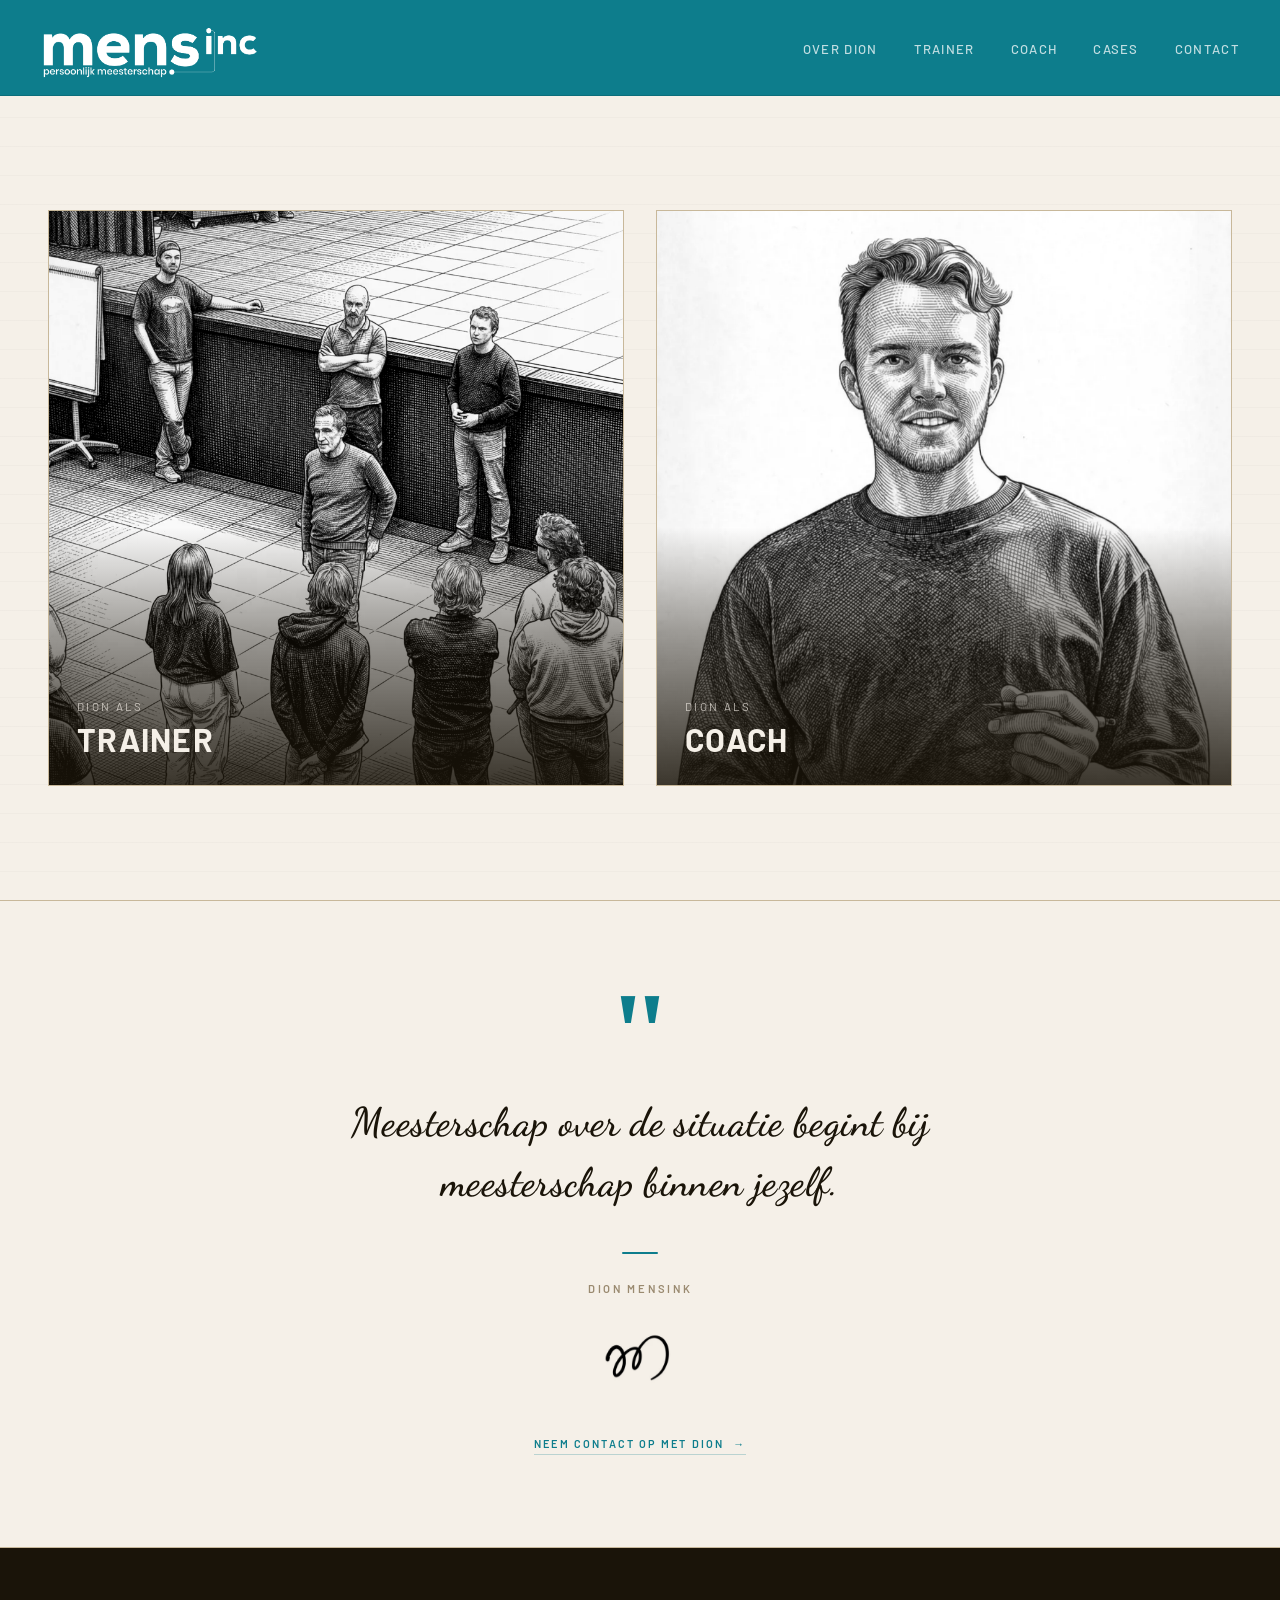
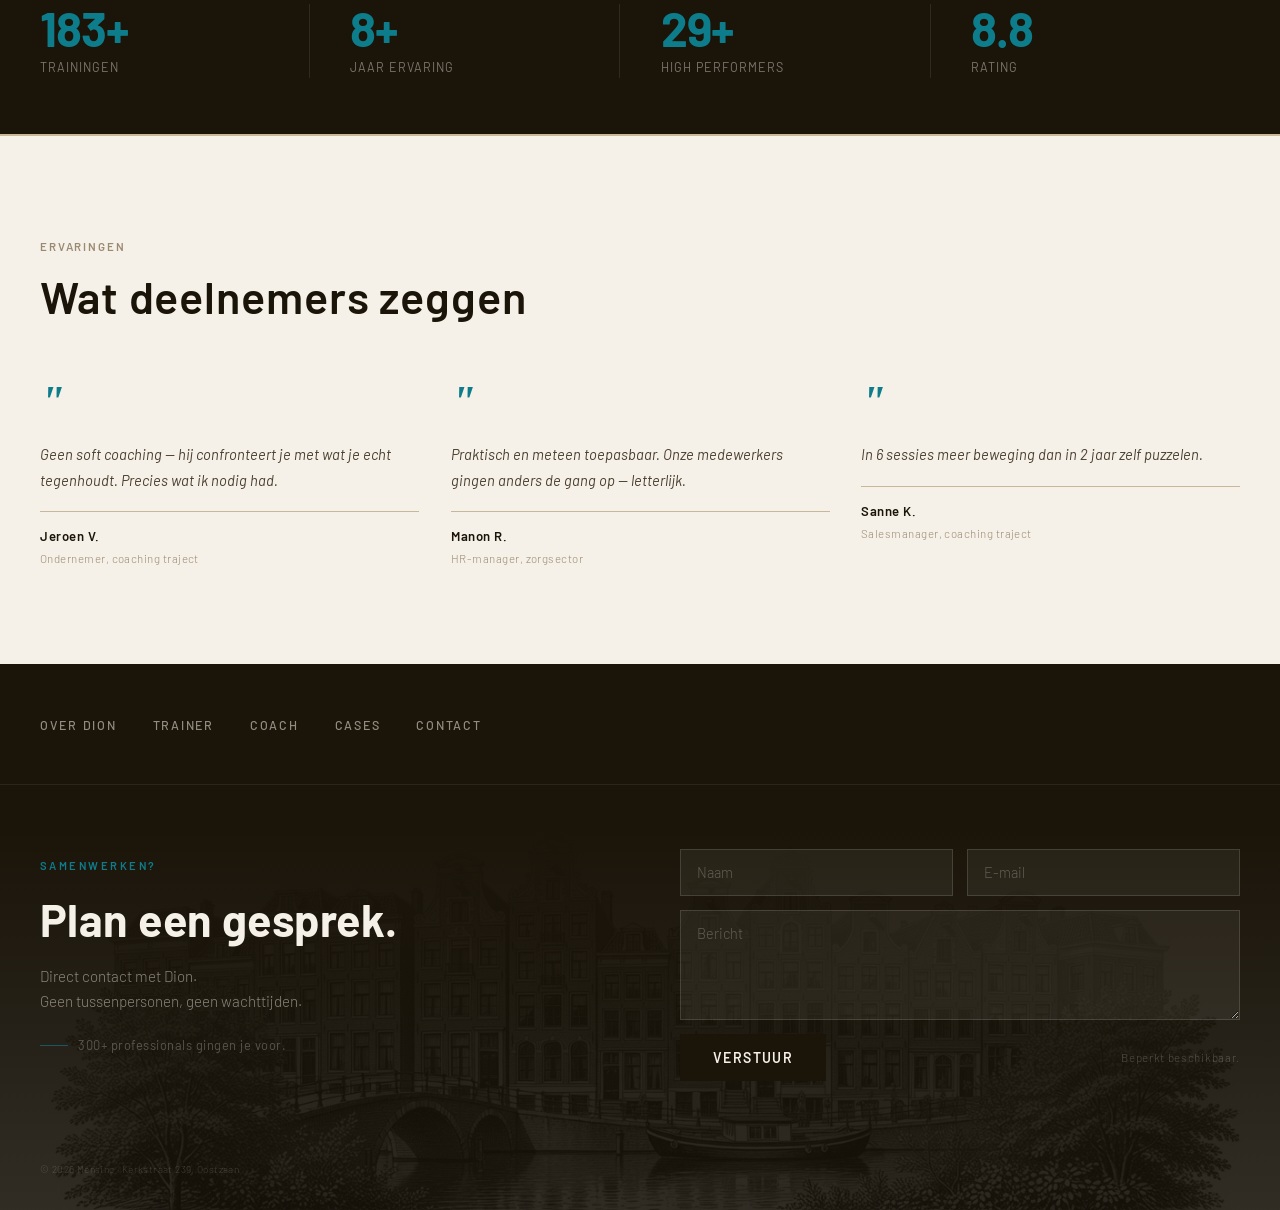
<file: index.html>
﻿<!DOCTYPE html>
<html lang="nl">
<head>
  <meta charset="UTF-8">
  <meta name="viewport" content="width=device-width, initial-scale=1.0">
  <title>Mensinc — Persoonlijk Meesterschap</title>
  <meta name="description" content="Dion Mensink als trainer of coach — persoonlijk meesterschap door agressiemanagement en high performance coaching.">

  <link rel="preconnect" href="https://fonts.googleapis.com">
  <link rel="preconnect" href="https://fonts.gstatic.com" crossorigin>
  <link rel="stylesheet" href="https://fonts.googleapis.com/css2?family=Barlow:wght@300;400;600;700&family=Dancing+Script:wght@600&display=swap">

  <style>body { opacity: 0; }</style>

  <link rel="stylesheet" href="css/base.css">
  <link rel="stylesheet" href="css/nav.css">
  <link rel="stylesheet" href="css/footer.css">
  <link rel="stylesheet" href="css/landing.css">
  <link rel="stylesheet" href="css/pages.css">

  <style>
    .reveal {
      opacity: 0;
      transform: translateY(20px);
      transition: opacity 0.55s var(--ease-smooth), transform 0.55s var(--ease-smooth);
      will-change: opacity, transform;
    }
    .reveal.revealed { opacity: 1; transform: translateY(0); }
    .reveal-delay-1 { transition-delay: 0.08s; }
    .reveal-delay-2 { transition-delay: 0.16s; }

    /* ── Quote section ── */
    .home-quote {
      padding: 100px 0 92px;
      background: var(--cream);
      border-top: 1px solid var(--ink-faint);
    }
    .home-quote__inner {
      max-width: 660px;
      margin: 0 auto;
      padding: 0 40px;
      display: flex;
      flex-direction: column;
      align-items: center;
      text-align: center;
    }
    .home-quote__open {
      font-size: clamp(5.5rem, 9vw, 7.5rem);
      line-height: 0.55;
      font-weight: 700;
      color: var(--orange);
      font-family: Georgia, serif;
      display: block;
      margin-bottom: 28px;
      opacity: 0.85;
    }
    .home-quote__text {
      font-family: 'Dancing Script', cursive;
      font-size: clamp(1.7rem, 3.2vw, 2.5rem);
      font-weight: 600;
      color: var(--ink);
      line-height: 1.5;
      letter-spacing: 0.01em;
      margin: 0;
    }
    .home-quote__rule {
      width: 36px;
      height: 2px;
      background: var(--orange);
      border-radius: 1px;
      margin: 40px 0 26px;
      opacity: 0.7;
    }
    .home-quote__name {
      font-size: 0.7rem;
      font-weight: 600;
      letter-spacing: 0.24em;
      text-transform: uppercase;
      color: var(--ink-light);
      display: block;
      margin-bottom: 18px;
    }
    .home-quote__sig {
      width: 130px;
      display: block;
      mix-blend-mode: multiply;
      opacity: 0.65;
      margin-bottom: 44px;
    }
    .home-quote__cta {
      font-size: 0.68rem;
      font-weight: 600;
      letter-spacing: 0.2em;
      text-transform: uppercase;
      color: var(--orange);
      text-decoration: none;
      display: inline-flex;
      align-items: center;
      gap: 9px;
      padding-bottom: 2px;
      border-bottom: 1px solid rgba(13,125,140,0.25);
      transition: border-color 0.3s, opacity 0.3s;
    }
    .home-quote__cta::after { content: '→'; font-style: normal; }
    .home-quote__cta:hover {
      border-color: var(--orange);
      opacity: 0.7;
    }
    @media (max-width: 600px) {
      .home-quote { padding: 72px 0 64px; }
      .home-quote__inner { padding: 0 28px; }
      .home-quote__sig { width: 110px; }
    }

    /* Stats strip */
    .home-stats {
      padding: 56px 0;
      border-top: 1px solid var(--ink-faint);
      border-bottom: 1px solid var(--ink-faint);
      background: var(--ink);
    }
    .home-stats__inner {
      max-width: var(--max-width);
      margin: 0 auto;
      padding: 0 40px;
      display: flex;
      gap: 0;
      align-items: stretch;
    }
    .home-stat {
      flex: 1;
      display: flex;
      flex-direction: column;
      gap: 6px;
      padding: 0 40px;
      border-right: 1px solid rgba(245,240,232,0.1);
    }
    .home-stat:first-child { padding-left: 0; }
    .home-stat:last-child  { border-right: none; }
    .home-stat__num {
      font-size: clamp(2.2rem, 4vw, 3rem);
      font-weight: 700;
      color: var(--orange);
      line-height: 1;
      letter-spacing: -0.02em;
    }
    .home-stat__label {
      font-size: 0.78rem;
      font-weight: 400;
      letter-spacing: 0.08em;
      text-transform: uppercase;
      color: rgba(245,240,232,0.45);
    }

    /* Testimonials */
    .home-testimonials {
      padding: 96px 0;
      border-top: 1px solid var(--ink-faint);
    }
    .home-testimonials__inner {
      max-width: var(--max-width);
      margin: 0 auto;
      padding: 0 40px;
    }
    .home-testimonials__header {
      margin-bottom: 56px;
    }
    .home-testimonials__grid {
      display: grid;
      grid-template-columns: repeat(3, 1fr);
      gap: 32px;
    }
    .home-testimonial {
      display: flex;
      flex-direction: column;
      gap: 18px;
    }
    .home-testimonial__mark {
      font-size: 2.8rem;
      font-weight: 700;
      color: var(--ink-faint);
      line-height: 1;
      font-style: italic;
      font-family: Georgia, serif;
    }
    .home-testimonial__text {
      font-size: 0.92rem;
      font-style: italic;
      color: var(--ink-mid);
      line-height: 1.75;
    }
    .home-testimonial__author {
      border-top: 1px solid var(--ink-faint);
      padding-top: 14px;
      display: flex;
      flex-direction: column;
      gap: 2px;
    }
    .home-testimonial__name {
      font-size: 0.82rem;
      font-weight: 600;
      color: var(--ink);
      letter-spacing: 0.04em;
    }
    .home-testimonial__role {
      font-size: 0.72rem;
      font-weight: 300;
      color: var(--ink-light);
      letter-spacing: 0.04em;
    }

    @media (max-width: 900px) {
      .home-testimonials__grid { grid-template-columns: 1fr; gap: 40px; }
      .home-stats__inner { flex-wrap: wrap; gap: 32px; }
      .home-stat { flex: 1 1 40%; border-right: none; padding: 0; }
    }
    @media (max-width: 600px) {
      .home-testimonials__inner,
      .home-stats__inner { padding: 0 24px; }
    }
  </style>
</head>
<body>

  <!-- NAVIGATION -->
  <nav class="site-nav" role="navigation" aria-label="Hoofdnavigatie">
    <div class="site-nav__inner">
      <a href="index.html" class="site-nav__logo" aria-label="Mensinc — naar startpagina">
        <img src="images/Logo_Mensic.png" alt="Mensinc" class="nav-logo-img">
      </a>
      <ul class="site-nav__links" role="list">
        <li><a href="over.html">Over Dion</a></li>
        <li><a href="trainer.html">Trainer</a></li>
        <li><a href="coach.html">Coach</a></li>
        <li><a href="cases.html">Cases</a></li>
        <li><a href="contact.html">Contact</a></li>
      </ul>
      <button class="site-nav__hamburger" aria-label="Menu openen" aria-expanded="false" aria-controls="mobile-menu">
        <span></span><span></span><span></span>
      </button>
    </div>
    <nav class="site-nav__mobile" id="mobile-menu" aria-label="Mobiele navigatie">
      <a href="over.html">Over Dion</a>
      <a href="trainer.html">Trainer</a>
      <a href="coach.html">Coach</a>
      <a href="cases.html">Cases</a>
      <a href="contact.html">Contact</a>
    </nav>
  </nav>
  <div class="nav-spacer"></div>

  <main>

    <!-- ① FLIP CARDS -->
    <section class="landing" aria-label="Kies je pad">
      <div class="landing__inner">
        <div class="landing__cards" role="list">

          <!-- Card: Trainer -->
          <a class="card-container reveal" role="listitem" aria-label="Dion als Trainer" href="trainer.html">
            <div class="card-inner">
              <div class="card-front">
                <picture>
                  <source srcset="images/dion-trainer-1x.webp 1x, images/dion-trainer-2x.webp 2x" type="image/webp">
                  <img class="card-front__image" src="images/dion-trainer.png" alt="Dion Mensink als trainer" loading="eager">
                </picture>
                <div class="card-front__overlay"></div>
                <div class="card-front__label">
                  <span class="card-front__role">Dion als</span>
                  <span class="card-front__name">Trainer</span>
                </div>
              </div>
              <div class="card-back">
                <div class="card-back__top">
                  <span class="card-back__role">Dion als Trainer</span>
                  <span class="card-back__title">Meesterschap in Emotie en Agressie</span>
                  <div class="card-back__rule"></div>
                  <p style="font-size:0.85rem;color:rgba(245,240,232,0.55);font-weight:300;letter-spacing:0.04em;">Ik zorg dat jouw team:</p>
                  <ul class="card-back__list">
                    <li>Durft en kan handelen</li>
                    <li>Professioneel grenzen kan stellen</li>
                    <li>Mee kan bewegen voor meer verbinding en impact</li>
                  </ul>
                  <p style="font-size:0.88rem;color:rgba(245,240,232,0.82);font-weight:600;line-height:1.45;text-decoration:underline;text-underline-offset:3px;">Effectieve &amp; veilige organisatie.</p>
                  <div class="card-back__clients">
                    <span class="card-back__clients-label">Gewerkt met:</span>
                    <div class="card-back__logos">
                      <img src="images/rdw-logo-1x.webp" alt="RDW" loading="lazy">
                      <img src="images/efteling logo.jpg" alt="Efteling" loading="lazy">
                      <img src="images/JVH gaming logo.png" alt="JVH" loading="lazy">
                      <img src="images/handhaving logo.png" alt="Handhaving" loading="lazy">
                    </div>
                  </div>
                </div>
                <span class="card-back__cta">Bekijk meer</span>
              </div>
            </div>
          </a>

          <!-- Card: Coach -->
          <a class="card-container reveal" role="listitem" aria-label="Dion als Coach" href="coach.html" style="transition-delay: 0.1s;">
            <div class="card-inner">
              <div class="card-front">
                <picture>
                  <source srcset="images/dion-coach-1x.webp 1x, images/dion-coach-2x.webp 2x" type="image/webp">
                  <img class="card-front__image" src="images/dion-coach.png" alt="Dion Mensink als coach" loading="eager">
                </picture>
                <div class="card-front__overlay"></div>
                <div class="card-front__label">
                  <span class="card-front__role">Dion als</span>
                  <span class="card-front__name">Coach</span>
                </div>
              </div>
              <div class="card-back">
                <div class="card-back__top">
                  <span class="card-back__role">Dion als Coach</span>
                  <span class="card-back__title">Prestatie Meesterschap</span>
                  <div class="card-back__rule"></div>
                  <ul class="card-back__list">
                    <li><strong>Omzetverhoging</strong> &amp; business lean</li>
                    <li>1-op-1 · <strong>exclusief offline</strong></li>
                    <li>30+ high performers · <strong>8.9/10</strong></li>
                  </ul>
                </div>
                <span class="card-back__cta">Bekijk meer</span>
              </div>
            </div>
          </a>

        </div>
      </div>
    </section>

    <!-- ② QUOTE -->
    <section class="home-quote" aria-label="Citaat van Dion Mensink">
      <div class="home-quote__inner">
        <span class="home-quote__open reveal" aria-hidden="true">"</span>
        <blockquote class="home-quote__text reveal" style="transition-delay:0.1s;">
          Meesterschap over de situatie begint bij meesterschap binnen jezelf.
        </blockquote>
        <div class="home-quote__rule reveal" style="transition-delay:0.2s;"></div>
        <span class="home-quote__name reveal" style="transition-delay:0.27s;">Dion Mensink</span>
        <picture>
          <source srcset="images/dion-signature.webp" type="image/webp">
          <img src="images/dion-signature.jpg" class="home-quote__sig reveal" style="transition-delay:0.34s;" alt="" loading="lazy">
        </picture>
        <a href="contact.html" class="home-quote__cta reveal" style="transition-delay:0.42s;">Neem contact op met Dion</a>
      </div>
    </section>

    <!-- ③ STATS STRIP -->
    <div class="home-stats" aria-label="Kerngetallen">
      <div class="home-stats__inner">
        <div class="home-stat reveal">
          <span class="home-stat__num" data-target="300" data-suffix="+">300+</span>
          <span class="home-stat__label">Trainingen</span>
        </div>
        <div class="home-stat reveal reveal-delay-1">
          <span class="home-stat__num" data-target="8" data-suffix="+">8+</span>
          <span class="home-stat__label">Jaar ervaring</span>
        </div>
        <div class="home-stat reveal reveal-delay-1">
          <span class="home-stat__num" data-target="30" data-suffix="+">30+</span>
          <span class="home-stat__label">High performers</span>
        </div>
        <div class="home-stat reveal reveal-delay-2">
          <span class="home-stat__num" data-target="8.9" data-decimals="1">8.9</span>
          <span class="home-stat__label">Rating</span>
        </div>
      </div>
    </div>

    <!-- ③ TESTIMONIALS -->
    <section class="home-testimonials" aria-label="Ervaringen">
      <div class="home-testimonials__inner">
        <div class="home-testimonials__header reveal">
          <span class="label">Ervaringen</span>
          <h2>Wat deelnemers zeggen</h2>
        </div>
        <div class="home-testimonials__grid">
          <div class="home-testimonial reveal">
            <span class="home-testimonial__mark">"</span>
            <p class="home-testimonial__text">Geen soft coaching — hij confronteert je met wat je echt tegenhoudt. Precies wat ik nodig had.</p>
            <div class="home-testimonial__author">
              <span class="home-testimonial__name">Jeroen V.</span>
              <span class="home-testimonial__role">Ondernemer, coaching traject</span>
            </div>
          </div>
          <div class="home-testimonial reveal reveal-delay-1">
            <span class="home-testimonial__mark">"</span>
            <p class="home-testimonial__text">Praktisch en meteen toepasbaar. Onze medewerkers gingen anders de gang op — letterlijk.</p>
            <div class="home-testimonial__author">
              <span class="home-testimonial__name">Manon R.</span>
              <span class="home-testimonial__role">HR-manager, zorgsector</span>
            </div>
          </div>
          <div class="home-testimonial reveal reveal-delay-2">
            <span class="home-testimonial__mark">"</span>
            <p class="home-testimonial__text">In 6 sessies meer beweging dan in 2 jaar zelf puzzelen.</p>
            <div class="home-testimonial__author">
              <span class="home-testimonial__name">Sanne K.</span>
              <span class="home-testimonial__role">Salesmanager, coaching traject</span>
            </div>
          </div>
        </div>
      </div>
    </section>

  </main>

  <!-- FOOTER -->
  <footer class="site-footer" role="contentinfo">
    <div class="footer-contact">
      <picture>
        <source srcset="images/amsterdam-skyline-1x.webp 1x, images/amsterdam-skyline-2x.webp 2x" type="image/webp">
        <img src="images/amsterdam-skyline.jpg" class="footer-contact__skyline" alt="" loading="lazy">
      </picture>
      <nav class="footer-contact__nav" aria-label="Footer navigatie">
        <a href="over.html">Over Dion</a>
        <a href="trainer.html">Trainer</a>
        <a href="coach.html">Coach</a>
        <a href="cases.html">Cases</a>
        <a href="contact.html">Contact</a>
      </nav>
      <div class="footer-contact__inner">
        <div class="footer-contact__left">
          <span class="footer-contact__label">Samenwerken?</span>
          <h2 class="footer-contact__title">Plan een gesprek.</h2>
          <p class="footer-contact__sub">Direct contact met Dion.<br>Geen tussenpersonen, geen wachttijden.</p>
          <p class="footer-contact__proof">300+ professionals gingen je voor.</p>
        </div>
        <form class="footer-contact__form" action="contact.html">
          <div class="footer-contact__form-row">
            <input type="text" name="naam" placeholder="Naam" required>
            <input type="email" name="email" placeholder="E-mail" required>
          </div>
          <textarea name="bericht" placeholder="Bericht" required></textarea>
          <div class="footer-contact__form-footer">
            <button type="submit" class="btn btn--filled">Verstuur</button>
            <span class="footer-contact__scarcity">Beperkt beschikbaar.</span>
          </div>
        </form>
      </div>
      <p class="footer-contact__copy">© 2026 Mensinc · Kerkstraat 239, Oostzaan</p>
    </div>
  </footer>

  <script src="js/transitions.js" defer></script>
  <script src="js/main.js" defer></script>
</body>
</html>
</file>
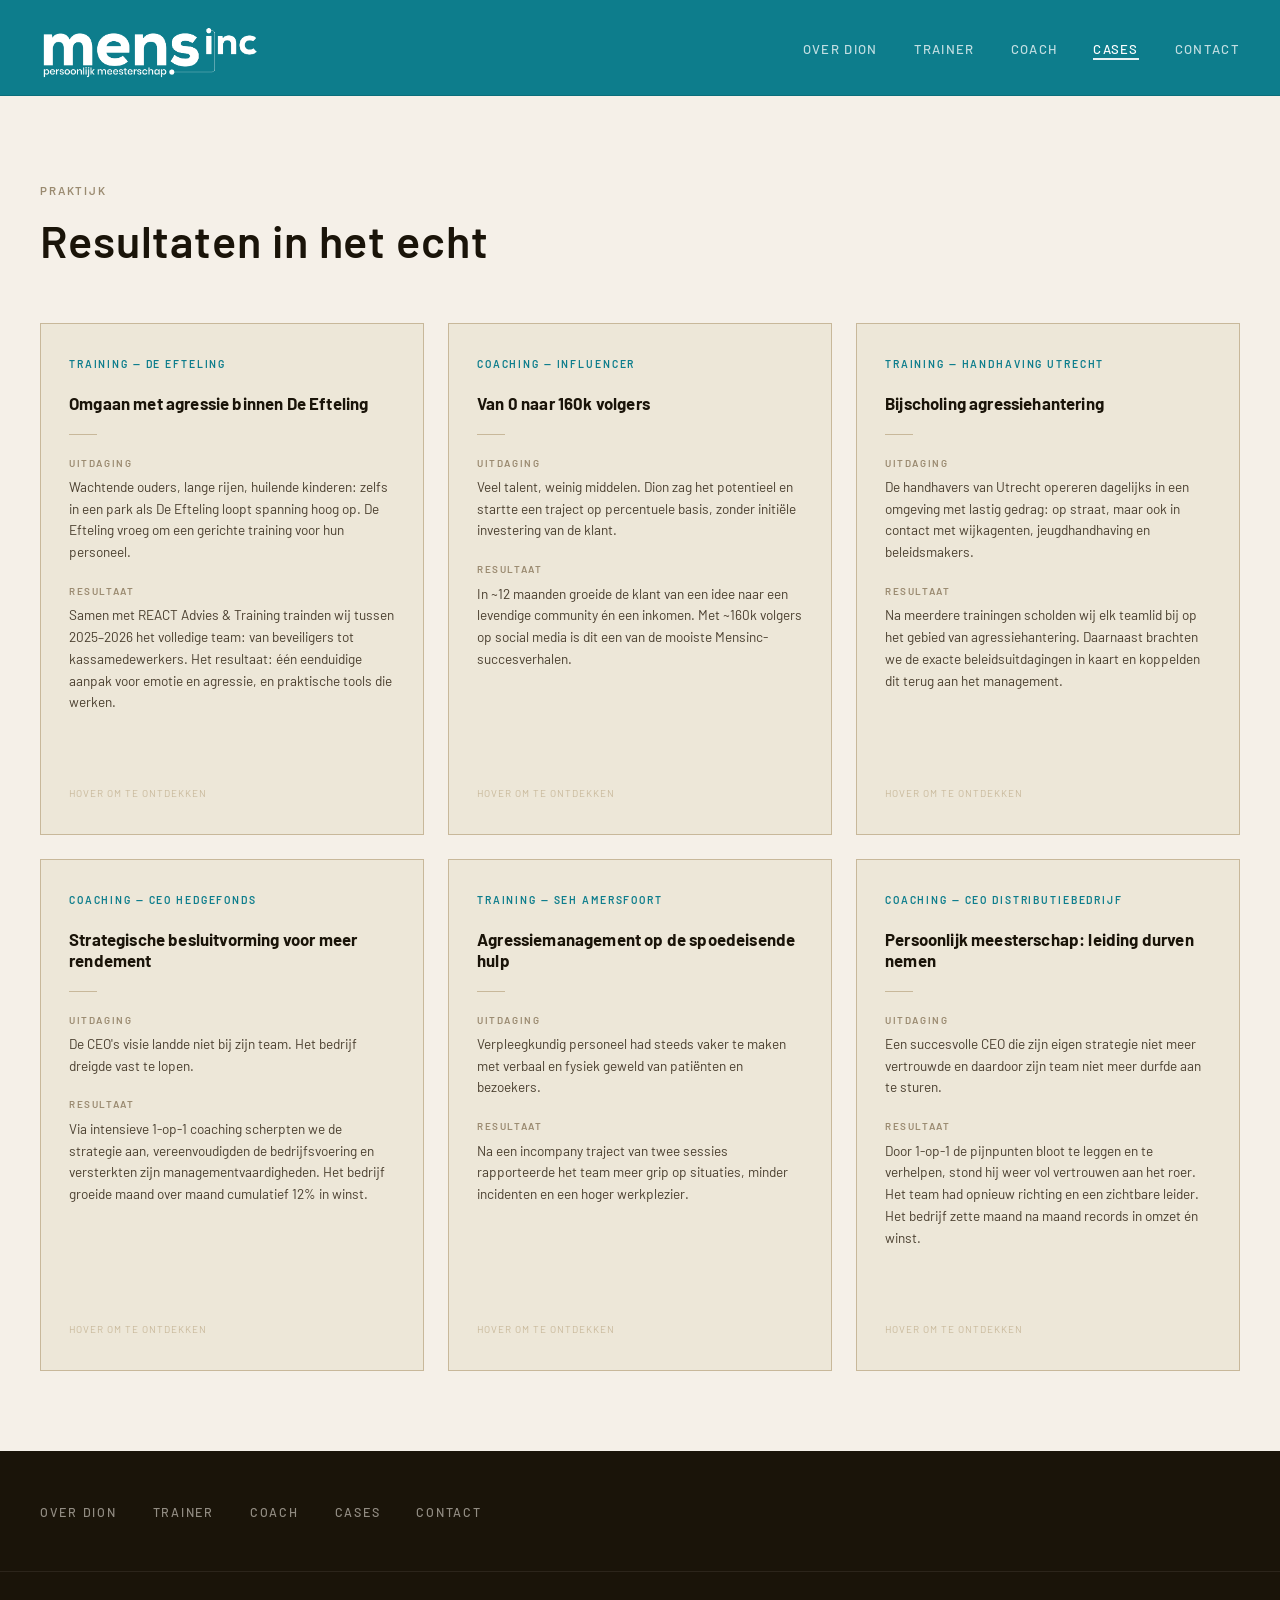
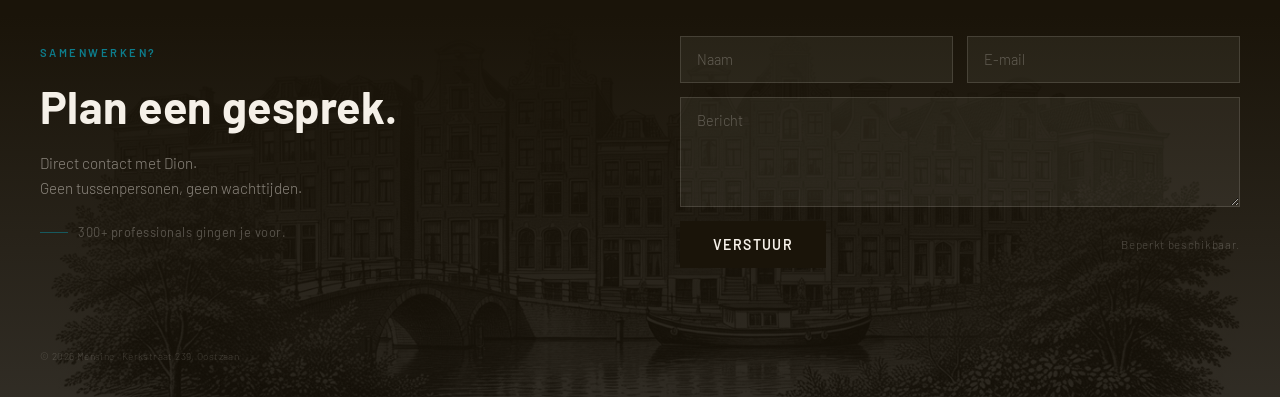
<file: cases.html>
﻿<!DOCTYPE html>
<html lang="nl">
<head>
  <meta charset="UTF-8">
  <meta name="viewport" content="width=device-width, initial-scale=1.0">
  <title>Cases &amp; Referenties — Mensinc</title>
  <meta name="description" content="Praktijkvoorbeelden van trainingen en coaching door Dion Mensink. Resultaten in agressiemanagement en high performance coaching.">

  <link rel="preconnect" href="https://fonts.googleapis.com">
  <link rel="preconnect" href="https://fonts.gstatic.com" crossorigin>
  <link rel="stylesheet" href="https://fonts.googleapis.com/css2?family=Barlow:wght@300;400;600;700&display=swap">

  <style>body { opacity: 0; }</style>

  <link rel="stylesheet" href="css/base.css">
  <link rel="stylesheet" href="css/nav.css">
  <link rel="stylesheet" href="css/footer.css">
  <link rel="stylesheet" href="css/landing.css">
  <link rel="stylesheet" href="css/pages.css">

  <style>
    .reveal {
      opacity: 0;
      transform: translateY(20px);
      transition: opacity 0.55s var(--ease-smooth), transform 0.55s var(--ease-smooth);
      will-change: opacity, transform;
    }
    .reveal.revealed { opacity: 1; transform: translateY(0); }
    .reveal-delay-1 { transition-delay: 0.08s; }
    .reveal-delay-2 { transition-delay: 0.16s; }

    /* ---- Case flip cards ---- */
    .cases-flip-grid {
      display: grid;
      grid-template-columns: repeat(3, 1fr);
      gap: 24px;
      margin-top: 48px;
    }
    .case-flip {
      aspect-ratio: 3 / 4;
      perspective: 1200px;
      cursor: pointer;
    }
    .case-flip__inner {
      position: relative;
      width: 100%; height: 100%;
      transform-style: preserve-3d;
      transition: transform 0.75s cubic-bezier(0.25, 0.46, 0.45, 0.94);
      will-change: transform;
    }
    .case-flip:hover .case-flip__inner,
    .case-flip.flipped .case-flip__inner {
      transform: rotateY(180deg);
    }
    .case-flip__front,
    .case-flip__back {
      position: absolute;
      inset: 0;
      backface-visibility: hidden;
      -webkit-backface-visibility: hidden;
      overflow: hidden;
    }
    /* Front */
    .case-flip__front {
      background: var(--cream-dark);
      border: 1px solid var(--ink-faint);
      padding: 32px 28px;
      display: flex;
      flex-direction: column;
      gap: 20px;
    }
    .case-flip__tag {
      font-size: 0.65rem;
      font-weight: 600;
      letter-spacing: 0.18em;
      text-transform: uppercase;
      color: var(--orange);
    }
    .case-flip__title {
      font-size: 1.05rem;
      font-weight: 700;
      color: var(--ink);
      line-height: 1.25;
      letter-spacing: 0.01em;
    }
    .case-flip__rule {
      width: 28px; height: 1px;
      background: var(--ink-faint);
      flex-shrink: 0;
    }
    .case-flip__section-label {
      font-size: 0.62rem;
      font-weight: 600;
      letter-spacing: 0.16em;
      text-transform: uppercase;
      color: var(--ink-light);
      margin-bottom: 4px;
    }
    .case-flip__text {
      font-size: 0.85rem;
      color: var(--ink-mid);
      line-height: 1.6;
      margin: 0;
    }
    .case-flip__hint {
      margin-top: auto;
      font-size: 0.62rem;
      font-weight: 400;
      letter-spacing: 0.1em;
      text-transform: uppercase;
      color: var(--ink-faint);
    }
    /* Back */
    .case-flip__back {
      background: var(--orange);
      transform: rotateY(180deg);
      display: flex;
      align-items: center;
      justify-content: center;
    }
    .case-flip__back-label {
      font-size: clamp(2rem, 4vw, 3.2rem);
      font-weight: 700;
      color: var(--cream);
      letter-spacing: 0.08em;
      text-transform: uppercase;
    }

    @media (max-width: 1024px) {
      .cases-flip-grid { grid-template-columns: repeat(2, 1fr); }
    }
    @media (max-width: 600px) {
      .cases-flip-grid { grid-template-columns: 1fr; }
      .case-flip {
        aspect-ratio: unset;
        min-height: 500px;
      }
      .case-flip:hover .case-flip__inner { transform: none; }
      /* Smooth spring flip for mobile */
      .case-flip .case-flip__inner {
        transition: transform 0.95s cubic-bezier(0.34, 1.04, 0.64, 1);
      }
    }

    /* Quote / testimonial block */
    .testimonials {
      padding: 80px 0;
      background: var(--cream-dark);
      border-top: 1px solid var(--ink-faint);
      border-bottom: 1px solid var(--ink-faint);
    }
    .testimonials__inner {
      max-width: var(--max-width);
      margin: 0 auto;
      padding: 0 40px;
    }
    .testimonials__header {
      margin-bottom: 56px;
    }
    .testimonials__grid {
      display: grid;
      grid-template-columns: repeat(3, 1fr);
      gap: 32px;
    }
    .testimonial {
      display: flex;
      flex-direction: column;
      gap: 20px;
    }
    .testimonial__quote-mark {
      font-size: 3rem;
      font-weight: 700;
      color: var(--ink-faint);
      line-height: 1;
      font-style: italic;
      font-family: Georgia, serif;
    }
    .testimonial__text {
      font-size: 0.95rem;
      font-style: italic;
      color: var(--ink-mid);
      line-height: 1.75;
      max-width: 100%;
    }
    .testimonial__author {
      display: flex;
      flex-direction: column;
      gap: 2px;
      border-top: 1px solid var(--ink-faint);
      padding-top: 16px;
    }
    .testimonial__name {
      font-size: 0.85rem;
      font-weight: 600;
      color: var(--ink);
      letter-spacing: 0.04em;
    }
    .testimonial__role {
      font-size: 0.75rem;
      font-weight: 300;
      color: var(--ink-light);
      letter-spacing: 0.04em;
    }

    @media (max-width: 900px) {
      .testimonials__grid { grid-template-columns: repeat(2, 1fr); }
      .testimonials__inner { padding: 0 24px; }
    }
    @media (max-width: 600px) {
      .testimonials__grid { grid-template-columns: 1fr; }
    }
  </style>
</head>
<body>

  <!-- NAVIGATION -->
  <nav class="site-nav" role="navigation" aria-label="Hoofdnavigatie">
    <div class="site-nav__inner">
      <a href="index.html" class="site-nav__logo" aria-label="Mensinc — naar startpagina">
        <img src="images/Logo_Mensic.png" alt="Mensinc" class="nav-logo-img">
      </a>
      <ul class="site-nav__links" role="list">
        <li><a href="over.html">Over Dion</a></li>
        <li><a href="trainer.html">Trainer</a></li>
        <li><a href="coach.html">Coach</a></li>
        <li><a href="cases.html" class="active">Cases</a></li>
        <li><a href="contact.html">Contact</a></li>
      </ul>
      <button class="site-nav__hamburger" aria-label="Menu openen" aria-expanded="false" aria-controls="mobile-menu">
        <span></span><span></span><span></span>
      </button>
    </div>
    <nav class="site-nav__mobile" id="mobile-menu" aria-label="Mobiele navigatie">
      <a href="over.html">Over Dion</a>
      <a href="trainer.html">Trainer</a>
      <a href="coach.html">Coach</a>
      <a href="cases.html">Cases</a>
      <a href="contact.html">Contact</a>
    </nav>
  </nav>
  <div class="nav-spacer"></div>

  <main>

    <!-- CASES GRID -->
    <section class="cases-grid section" aria-label="Praktijkcases">
      <div class="cases-grid__inner">
        <div class="cases-grid__header reveal">
          <span class="label">Praktijk</span>
          <h2>Resultaten in het echt</h2>
        </div>
        <div class="cases-flip-grid">

          <!-- 1: Efteling -->
          <div class="case-flip reveal">
            <div class="case-flip__inner">
              <div class="case-flip__front">
                <span class="case-flip__tag">Training — De Efteling</span>
                <h3 class="case-flip__title">Omgaan met agressie binnen De Efteling</h3>
                <div class="case-flip__rule"></div>
                <div>
                  <p class="case-flip__section-label">Uitdaging</p>
                  <p class="case-flip__text">Wachtende ouders, lange rijen, huilende kinderen: zelfs in een park als De Efteling loopt spanning hoog op. De Efteling vroeg om een gerichte training voor hun personeel.</p>
                </div>
                <div>
                  <p class="case-flip__section-label">Resultaat</p>
                  <p class="case-flip__text">Samen met REACT Advies &amp; Training trainden wij tussen 2025–2026 het volledige team: van beveiligers tot kassamedewerkers. Het resultaat: één eenduidige aanpak voor emotie en agressie, en praktische tools die werken.</p>
                </div>
                <span class="case-flip__hint">Hover om te ontdekken</span>
              </div>
              <div class="case-flip__back">
                <span class="case-flip__back-label">Trainer</span>
              </div>
            </div>
          </div>

          <!-- 2: Influencer -->
          <div class="case-flip reveal">
            <div class="case-flip__inner">
              <div class="case-flip__front">
                <span class="case-flip__tag">Coaching — Influencer</span>
                <h3 class="case-flip__title">Van 0 naar 160k volgers</h3>
                <div class="case-flip__rule"></div>
                <div>
                  <p class="case-flip__section-label">Uitdaging</p>
                  <p class="case-flip__text">Veel talent, weinig middelen. Dion zag het potentieel en startte een traject op percentuele basis, zonder initiële investering van de klant.</p>
                </div>
                <div>
                  <p class="case-flip__section-label">Resultaat</p>
                  <p class="case-flip__text">In ~12 maanden groeide de klant van een idee naar een levendige community én een inkomen. Met ~160k volgers op social media is dit een van de mooiste Mensinc-succesverhalen.</p>
                </div>
                <span class="case-flip__hint">Hover om te ontdekken</span>
              </div>
              <div class="case-flip__back">
                <span class="case-flip__back-label">Coach</span>
              </div>
            </div>
          </div>

          <!-- 3: Handhaving Utrecht -->
          <div class="case-flip reveal">
            <div class="case-flip__inner">
              <div class="case-flip__front">
                <span class="case-flip__tag">Training — Handhaving Utrecht</span>
                <h3 class="case-flip__title">Bijscholing agressiehantering</h3>
                <div class="case-flip__rule"></div>
                <div>
                  <p class="case-flip__section-label">Uitdaging</p>
                  <p class="case-flip__text">De handhavers van Utrecht opereren dagelijks in een omgeving met lastig gedrag: op straat, maar ook in contact met wijkagenten, jeugdhandhaving en beleidsmakers.</p>
                </div>
                <div>
                  <p class="case-flip__section-label">Resultaat</p>
                  <p class="case-flip__text">Na meerdere trainingen scholden wij elk teamlid bij op het gebied van agressiehantering. Daarnaast brachten we de exacte beleidsuitdagingen in kaart en koppelden dit terug aan het management.</p>
                </div>
                <span class="case-flip__hint">Hover om te ontdekken</span>
              </div>
              <div class="case-flip__back">
                <span class="case-flip__back-label">Trainer</span>
              </div>
            </div>
          </div>

          <!-- 4: CEO Hedgefonds -->
          <div class="case-flip reveal">
            <div class="case-flip__inner">
              <div class="case-flip__front">
                <span class="case-flip__tag">Coaching — CEO Hedgefonds</span>
                <h3 class="case-flip__title">Strategische besluitvorming voor meer rendement</h3>
                <div class="case-flip__rule"></div>
                <div>
                  <p class="case-flip__section-label">Uitdaging</p>
                  <p class="case-flip__text">De CEO's visie landde niet bij zijn team. Het bedrijf dreigde vast te lopen.</p>
                </div>
                <div>
                  <p class="case-flip__section-label">Resultaat</p>
                  <p class="case-flip__text">Via intensieve 1-op-1 coaching scherpten we de strategie aan, vereenvoudigden de bedrijfsvoering en versterkten zijn managementvaardigheden. Het bedrijf groeide maand over maand cumulatief 12% in winst.</p>
                </div>
                <span class="case-flip__hint">Hover om te ontdekken</span>
              </div>
              <div class="case-flip__back">
                <span class="case-flip__back-label">Coach</span>
              </div>
            </div>
          </div>

          <!-- 5: SEH Amersfoort -->
          <div class="case-flip reveal">
            <div class="case-flip__inner">
              <div class="case-flip__front">
                <span class="case-flip__tag">Training — SEH Amersfoort</span>
                <h3 class="case-flip__title">Agressiemanagement op de spoedeisende hulp</h3>
                <div class="case-flip__rule"></div>
                <div>
                  <p class="case-flip__section-label">Uitdaging</p>
                  <p class="case-flip__text">Verpleegkundig personeel had steeds vaker te maken met verbaal en fysiek geweld van patiënten en bezoekers.</p>
                </div>
                <div>
                  <p class="case-flip__section-label">Resultaat</p>
                  <p class="case-flip__text">Na een incompany traject van twee sessies rapporteerde het team meer grip op situaties, minder incidenten en een hoger werkplezier.</p>
                </div>
                <span class="case-flip__hint">Hover om te ontdekken</span>
              </div>
              <div class="case-flip__back">
                <span class="case-flip__back-label">Trainer</span>
              </div>
            </div>
          </div>

          <!-- 6: CEO Distributiebedrijf -->
          <div class="case-flip reveal">
            <div class="case-flip__inner">
              <div class="case-flip__front">
                <span class="case-flip__tag">Coaching — CEO Distributiebedrijf</span>
                <h3 class="case-flip__title">Persoonlijk meesterschap: leiding durven nemen</h3>
                <div class="case-flip__rule"></div>
                <div>
                  <p class="case-flip__section-label">Uitdaging</p>
                  <p class="case-flip__text">Een succesvolle CEO die zijn eigen strategie niet meer vertrouwde en daardoor zijn team niet meer durfde aan te sturen.</p>
                </div>
                <div>
                  <p class="case-flip__section-label">Resultaat</p>
                  <p class="case-flip__text">Door 1-op-1 de pijnpunten bloot te leggen en te verhelpen, stond hij weer vol vertrouwen aan het roer. Het team had opnieuw richting en een zichtbare leider. Het bedrijf zette maand na maand records in omzet én winst.</p>
                </div>
                <span class="case-flip__hint">Hover om te ontdekken</span>
              </div>
              <div class="case-flip__back">
                <span class="case-flip__back-label">Coach</span>
              </div>
            </div>
          </div>

        </div>
      </div>
    </section>


  </main>

  <!-- FOOTER -->
  <footer class="site-footer" role="contentinfo">
    <div class="footer-contact">
      <picture>
        <source srcset="images/amsterdam-skyline-1x.webp 1x, images/amsterdam-skyline-2x.webp 2x" type="image/webp">
        <img src="images/amsterdam-skyline.jpg" class="footer-contact__skyline" alt="" loading="lazy">
      </picture>
      <nav class="footer-contact__nav" aria-label="Footer navigatie">
        <a href="over.html">Over Dion</a>
        <a href="trainer.html">Trainer</a>
        <a href="coach.html">Coach</a>
        <a href="cases.html">Cases</a>
        <a href="contact.html">Contact</a>
      </nav>
      <div class="footer-contact__inner">
        <div class="footer-contact__left">
          <span class="footer-contact__label">Samenwerken?</span>
          <h2 class="footer-contact__title">Plan een gesprek.</h2>
          <p class="footer-contact__sub">Direct contact met Dion.<br>Geen tussenpersonen, geen wachttijden.</p>
          <p class="footer-contact__proof">300+ professionals gingen je voor.</p>
        </div>
        <form class="footer-contact__form" action="contact.html">
          <div class="footer-contact__form-row">
            <input type="text" name="naam" placeholder="Naam" required>
            <input type="email" name="email" placeholder="E-mail" required>
          </div>
          <textarea name="bericht" placeholder="Bericht" required></textarea>
          <div class="footer-contact__form-footer">
            <button type="submit" class="btn btn--filled">Verstuur</button>
            <span class="footer-contact__scarcity">Beperkt beschikbaar.</span>
          </div>
        </form>
      </div>
      <p class="footer-contact__copy">© 2026 Mensinc · Kerkstraat 239, Oostzaan</p>
    </div>
  </footer>

  <script src="js/transitions.js" defer></script>
  <script src="js/main.js" defer></script>
  <script>
    (function () {
      var isTouchDevice = ('ontouchstart' in window) || (navigator.maxTouchPoints > 0);
      if (!isTouchDevice) return;

      var cards = document.querySelectorAll('.case-flip');

      // Update hint: front shows "Tik om terug te draaien" (visible after user taps to see details)
      cards.forEach(function (card) {
        var hint = card.querySelector('.case-flip__hint');
        if (hint) hint.textContent = 'Tik om terug te draaien';
      });

      // Tap toggles flip
      cards.forEach(function (card) {
        card.addEventListener('click', function () {
          card.classList.toggle('flipped');
        });
      });

      // Auto-flip to back when card enters viewport (once per card)
      if ('IntersectionObserver' in window) {
        var observer = new IntersectionObserver(function (entries) {
          entries.forEach(function (entry) {
            if (entry.isIntersecting && !entry.target.dataset.autoFlipped) {
              entry.target.dataset.autoFlipped = '1';
              setTimeout(function () {
                entry.target.classList.add('flipped');
              }, 420);
            }
          });
        }, { threshold: 0.45 });

        cards.forEach(function (card) {
          observer.observe(card);
        });
      }
    })();
  </script>
</body>
</html>
</file>
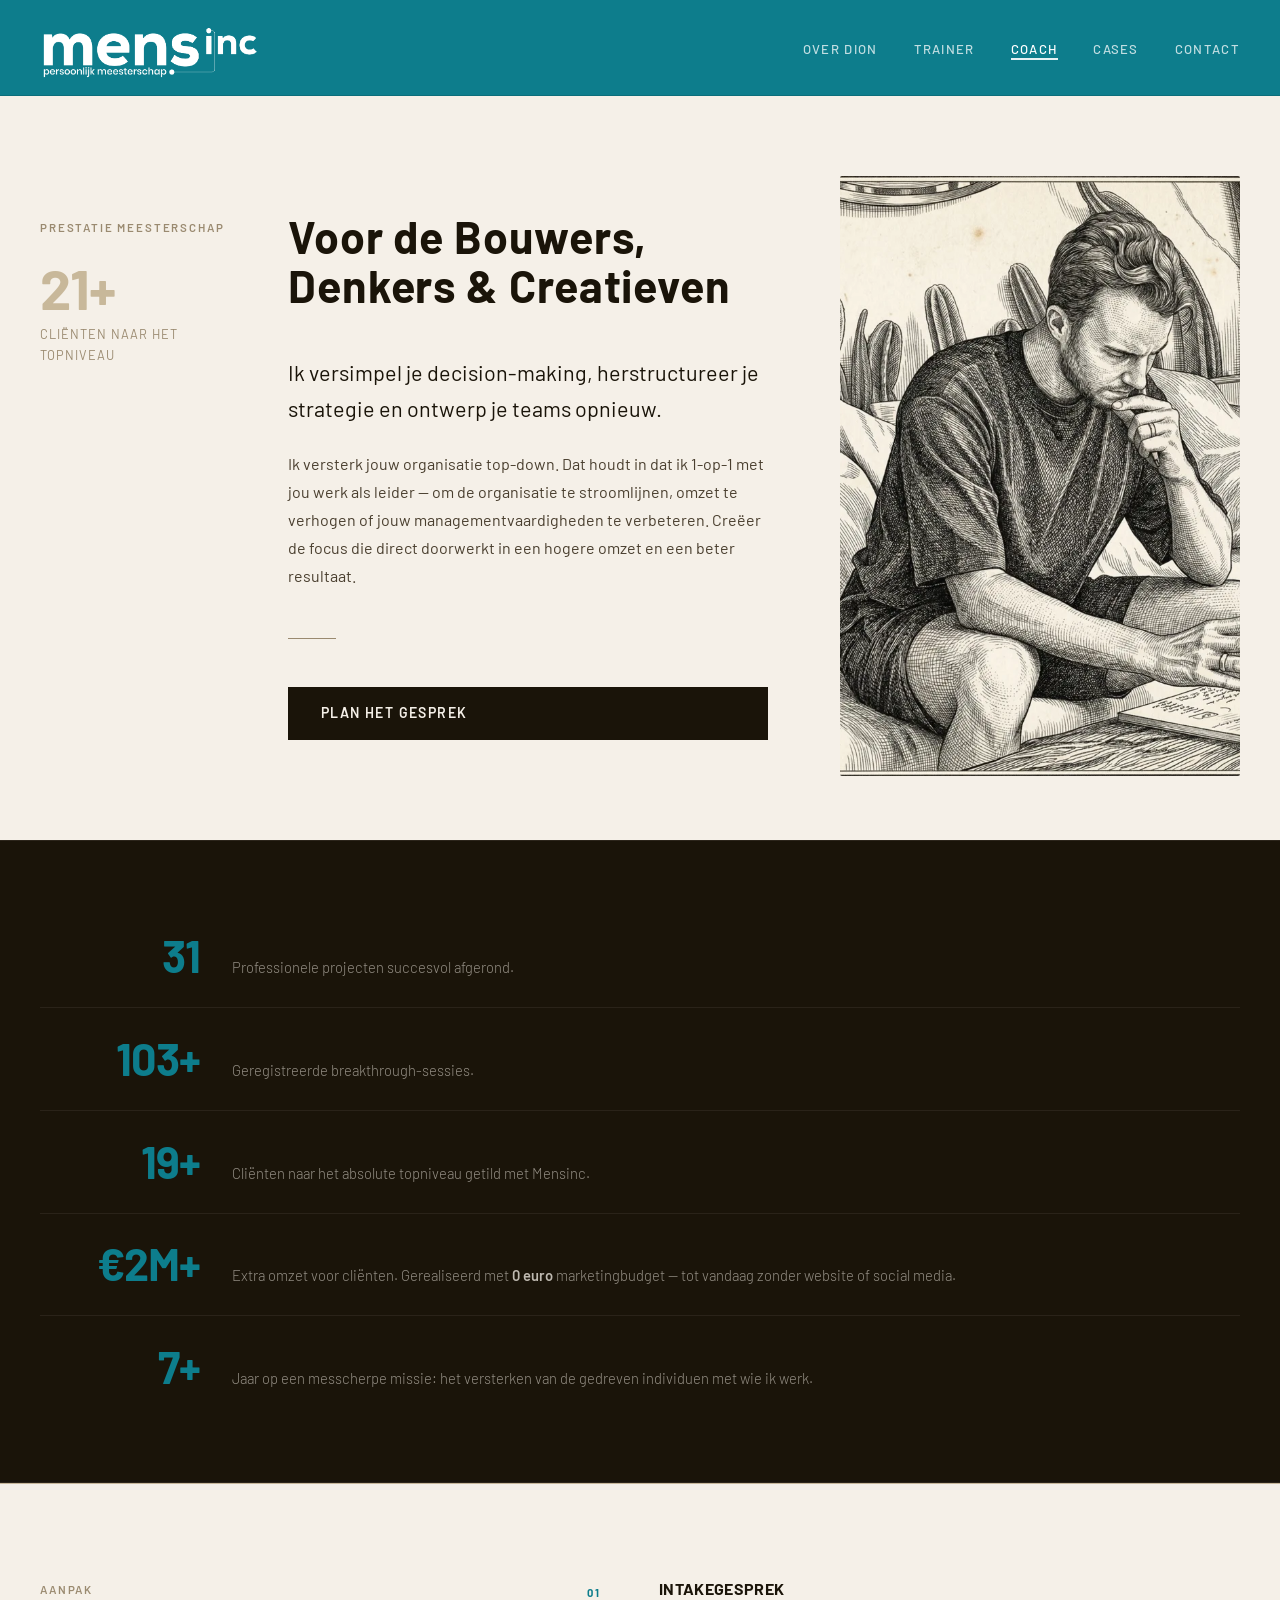
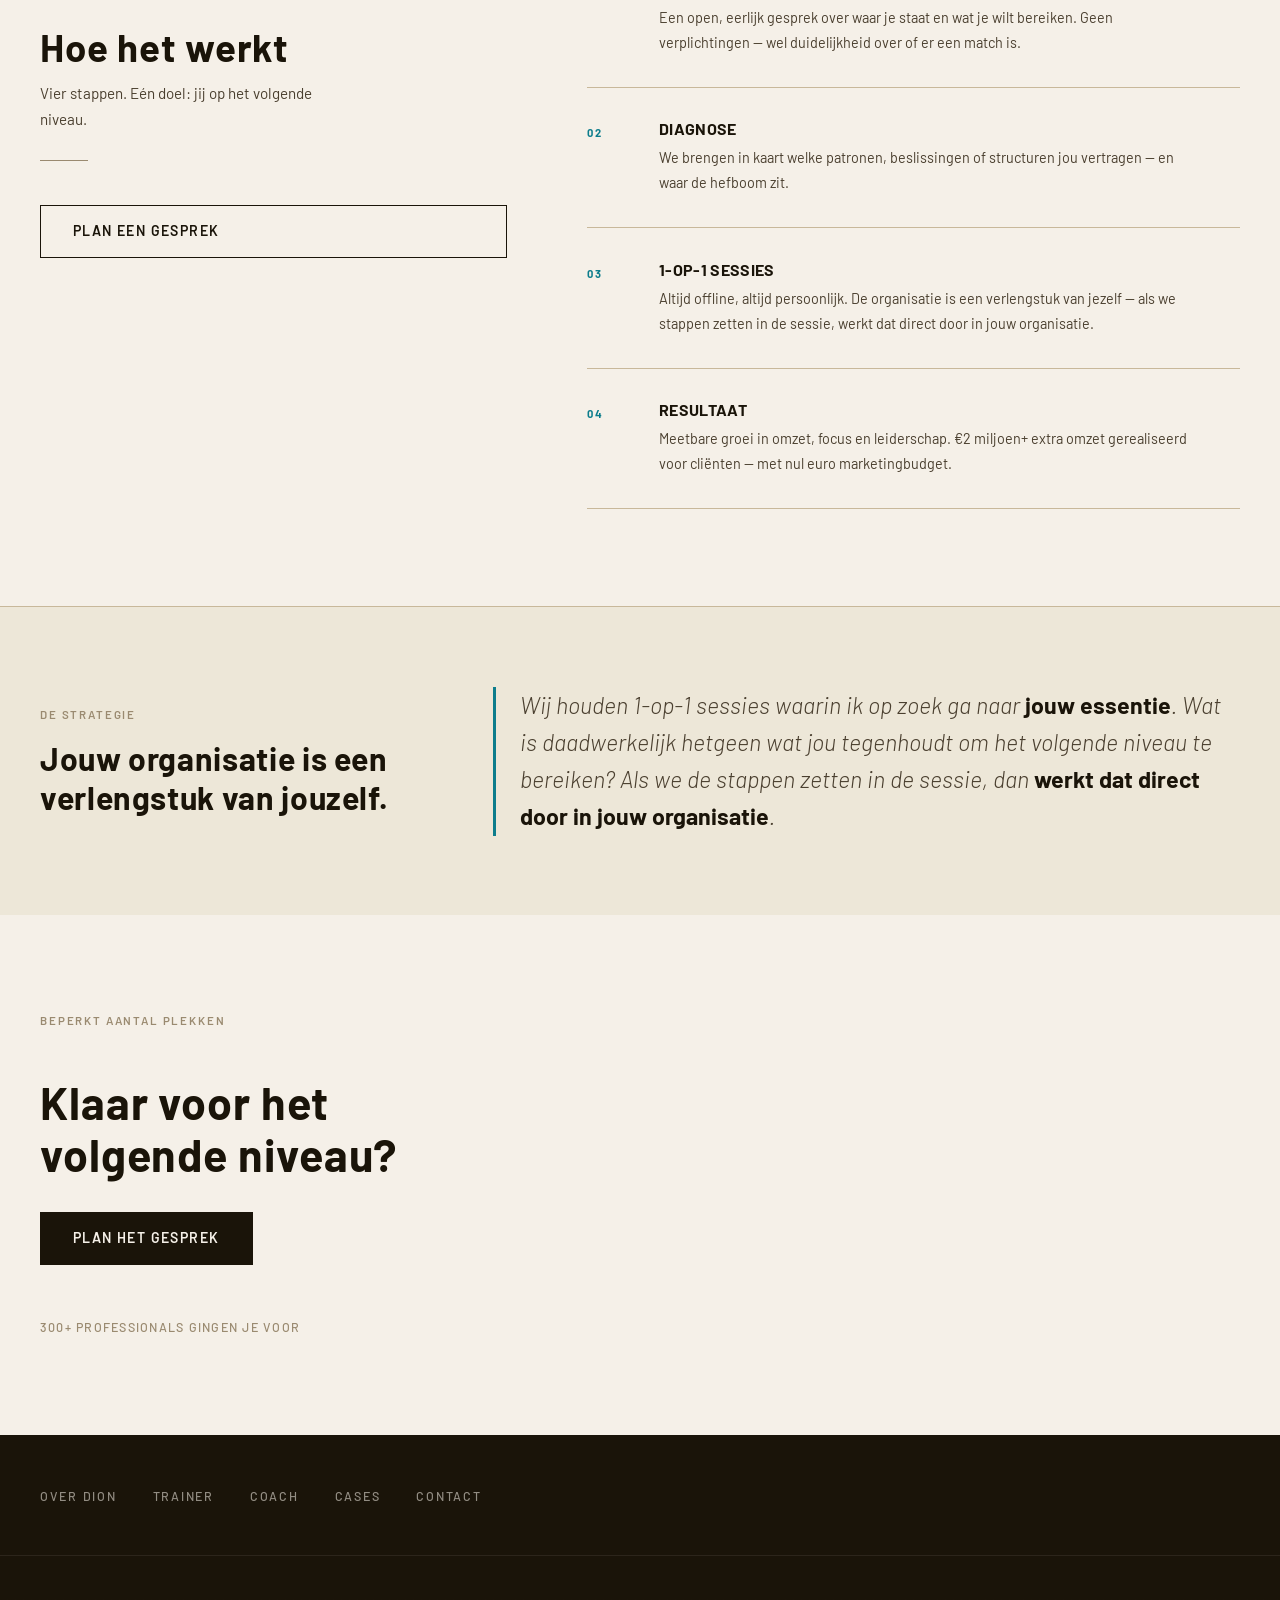
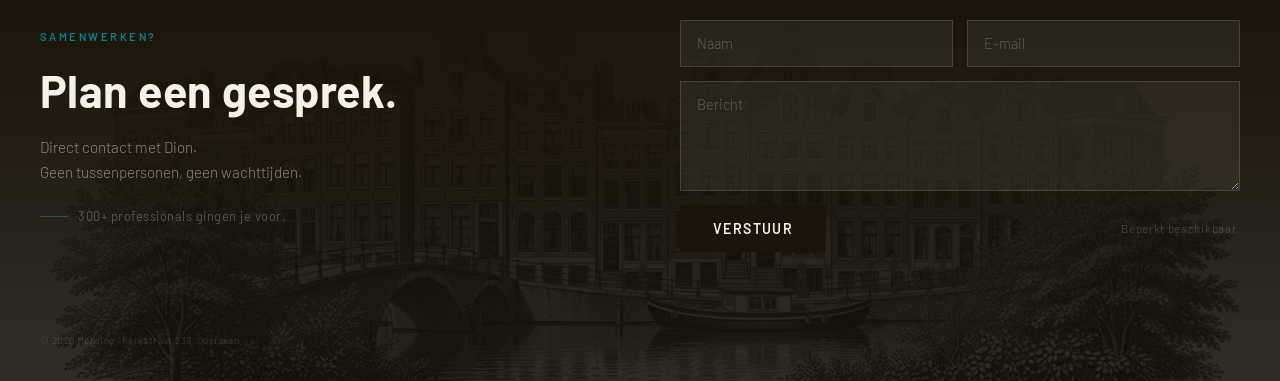
<file: coach.html>
<!DOCTYPE html>
<html lang="nl">
<head>
  <meta charset="UTF-8">
  <meta name="viewport" content="width=device-width, initial-scale=1.0">
  <title>Dion als Coach — Mensinc</title>
  <meta name="description" content="Prestatiepsychologie voor Bouwers, Denkers & Creatieven. Dion versimpelt decision-making, herstructureert strategie en ontwerpt teams opnieuw.">

  <link rel="preconnect" href="https://fonts.googleapis.com">
  <link rel="preconnect" href="https://fonts.gstatic.com" crossorigin>
  <link rel="stylesheet" href="https://fonts.googleapis.com/css2?family=Barlow:wght@300;400;600;700&display=swap">

  <style>body { opacity: 0; }</style>

  <link rel="stylesheet" href="css/base.css">
  <link rel="stylesheet" href="css/nav.css">
  <link rel="stylesheet" href="css/footer.css">
  <link rel="stylesheet" href="css/pages.css">

  <style>
    .reveal {
      opacity: 0;
      transform: translateY(20px);
      transition: opacity 0.55s var(--ease-smooth), transform 0.55s var(--ease-smooth);
      will-change: opacity, transform;
    }
    .reveal.revealed { opacity: 1; transform: translateY(0); }
    .reveal-delay-1 { transition-delay: 0.08s; }
    .reveal-delay-2 { transition-delay: 0.16s; }

    /* ---- Coach intro with photo ---- */
    .coach-intro__wrap {
      max-width: var(--max-width);
      margin: 0 auto;
      padding: 80px 40px 64px;
      display: grid;
      grid-template-columns: 1fr 400px;
      gap: 72px;
      align-items: center;
    }
    .coach-intro__text {
      display: grid;
      grid-template-columns: 200px 1fr;
      gap: 48px;
      align-items: start;
    }
    .coach-intro__img {
      position: relative;
      height: 600px;
      border-radius: 2px;
      overflow: hidden;
    }
    .coach-intro__img img {
      width: 100%;
      height: 100%;
      object-fit: cover;
      object-position: center 10%;
      display: block;
    }
    @media (max-width: 1100px) {
      .coach-intro__wrap { grid-template-columns: 1fr 340px; gap: 48px; }
      .coach-intro__img { height: 520px; }
    }
    @media (max-width: 860px) {
      .coach-intro__wrap {
        grid-template-columns: 1fr;
        gap: 0;
        padding: 48px 24px 0;
      }
      .coach-intro__text {
        grid-template-columns: 1fr;
        gap: 24px;
      }
      .coach-intro__img {
        height: 480px;
        margin: 40px -24px 0;
        border-radius: 0;
      }
    }

    /* ---- Numbers list ---- */
    .coach-numbers {
      background: var(--ink);
      border-top: 1px solid rgba(245,240,232,0.08);
      border-bottom: 1px solid rgba(245,240,232,0.08);
      padding: 64px 0;
    }
    .coach-numbers__inner {
      max-width: var(--max-width);
      margin: 0 auto;
      padding: 0 40px;
      display: flex;
      flex-direction: column;
      gap: 0;
    }
    .coach-num {
      display: grid;
      grid-template-columns: 160px 1fr;
      align-items: baseline;
      gap: 32px;
      padding: 28px 0;
      border-bottom: 1px solid rgba(245,240,232,0.07);
    }
    .coach-num:last-child { border-bottom: none; }
    .coach-num__value {
      font-size: clamp(2rem, 3.5vw, 3rem);
      font-weight: 700;
      color: var(--orange);
      line-height: 1;
      letter-spacing: -0.02em;
      text-align: right;
    }
    .coach-num__label {
      font-size: 0.92rem;
      font-weight: 300;
      color: rgba(245,240,232,0.55);
      line-height: 1.55;
    }

    /* ---- Aanpak split ---- */
    .coach-aanpak {
      padding: 96px 0;
      border-top: 1px solid var(--ink-faint);
    }
    .coach-aanpak__inner {
      max-width: var(--max-width);
      margin: 0 auto;
      padding: 0 40px;
      display: grid;
      grid-template-columns: 1fr 1.4fr;
      gap: 80px;
      align-items: start;
    }
    .coach-aanpak__left {
      display: flex;
      flex-direction: column;
      gap: 12px;
      position: sticky;
      top: calc(var(--nav-height) + 32px);
    }
    .coach-aanpak__title {
      font-size: clamp(1.8rem, 3vw, 2.6rem);
      font-weight: 700;
      color: var(--ink);
      line-height: 1.1;
      margin: 0;
    }
    .coach-aanpak__sub {
      font-size: 0.95rem;
      color: var(--ink-mid);
      line-height: 1.7;
      max-width: 32ch;
    }

    /* Steps */
    .coach-steps {
      display: flex;
      flex-direction: column;
      gap: 0;
    }
    .coach-step {
      display: grid;
      grid-template-columns: 48px 1fr;
      gap: 24px;
      padding: 32px 0;
      border-bottom: 1px solid var(--ink-faint);
      align-items: start;
    }
    .coach-step:first-child { padding-top: 0; }
    .coach-step__num {
      font-size: 0.7rem;
      font-weight: 700;
      letter-spacing: 0.14em;
      color: var(--orange);
      padding-top: 4px;
    }
    .coach-step__title {
      font-size: 1rem;
      font-weight: 700;
      color: var(--ink);
      letter-spacing: 0.02em;
      margin: 0 0 8px;
    }
    .coach-step__body {
      font-size: 0.9rem;
      color: var(--ink-mid);
      line-height: 1.7;
      margin: 0;
    }

    /* ---- Strategie ---- */
    .coach-strategie {
      padding: 80px 0;
      background: var(--cream-dark);
      border-top: 1px solid var(--ink-faint);
    }
    .coach-strategie__inner {
      max-width: var(--max-width);
      margin: 0 auto;
      padding: 0 40px;
      display: grid;
      grid-template-columns: 1fr 2fr;
      gap: 80px;
      align-items: center;
    }
    .coach-strategie__quote {
      font-size: clamp(1.1rem, 2vw, 1.45rem);
      font-weight: 300;
      font-style: italic;
      color: var(--ink-mid);
      line-height: 1.6;
      margin: 0;
      border-left: 3px solid var(--orange);
      padding-left: 24px;
    }
    .coach-strategie__quote strong {
      font-weight: 700;
      color: var(--ink);
      font-style: normal;
    }

    /* ---- Responsive ---- */
    @media (max-width: 900px) {
      .coach-num { grid-template-columns: 120px 1fr; gap: 20px; }
      .coach-aanpak__inner { grid-template-columns: 1fr; gap: 48px; }
      .coach-aanpak__left { position: static; }
      .coach-strategie__inner { grid-template-columns: 1fr; gap: 40px; }
    }
    @media (max-width: 600px) {
      .coach-numbers__inner { padding: 0 24px; }
      .coach-num { grid-template-columns: 100px 1fr; gap: 16px; padding: 22px 0; }
      .coach-num__label { font-size: 0.82rem; }
      .coach-aanpak__inner,
      .coach-strategie__inner { padding: 0 24px; }
      .coach-aanpak { padding: 64px 0; }
    }
  </style>
</head>
<body>

  <!-- NAVIGATION -->
  <nav class="site-nav" role="navigation" aria-label="Hoofdnavigatie">
    <div class="site-nav__inner">
      <a href="index.html" class="site-nav__logo" aria-label="Mensinc — naar startpagina">
        <img src="images/Logo_Mensic.png" alt="Mensinc" class="nav-logo-img">
      </a>
      <ul class="site-nav__links" role="list">
        <li><a href="over.html">Over Dion</a></li>
        <li><a href="trainer.html">Trainer</a></li>
        <li><a href="coach.html" class="active">Coach</a></li>
        <li><a href="cases.html">Cases</a></li>
        <li><a href="contact.html">Contact</a></li>
      </ul>
      <button class="site-nav__hamburger" aria-label="Menu openen" aria-expanded="false" aria-controls="mobile-menu">
        <span></span><span></span><span></span>
      </button>
    </div>
    <nav class="site-nav__mobile" id="mobile-menu" aria-label="Mobiele navigatie">
      <a href="over.html">Over Dion</a>
      <a href="trainer.html">Trainer</a>
      <a href="coach.html">Coach</a>
      <a href="cases.html">Cases</a>
      <a href="contact.html">Contact</a>
    </nav>
  </nav>
  <div class="nav-spacer"></div>

  <main>

    <!-- INTRO -->
    <section class="page-intro" aria-label="Introductie" style="padding: 0;">
      <div class="coach-intro__wrap">
        <div class="coach-intro__text">
          <div class="page-intro__aside reveal">
            <span class="label">Prestatie Meesterschap</span>
            <span class="page-intro__aside-num">21+</span>
            <span class="stat__label">cliënten naar het topniveau</span>
          </div>
          <div class="page-intro__body">
            <h1 class="reveal" style="font-size: clamp(1.8rem, 3.5vw, 2.8rem); font-weight: 700; color: var(--ink); line-height: 1.1; margin: 0 0 20px;">Voor de Bouwers,<br>Denkers &amp; Creatieven</h1>
            <p class="page-intro__lead reveal">
              Ik versimpel je decision-making, herstructureer je strategie en ontwerp je teams opnieuw.
            </p>
            <p class="reveal">
              Ik versterk jouw organisatie top-down. Dat houdt in dat ik 1-op-1 met jou werk als leider — om de organisatie te stroomlijnen, omzet te verhogen of jouw managementvaardigheden te verbeteren. Creëer de focus die direct doorwerkt in een hogere omzet en een beter resultaat.
            </p>
            <div class="divider reveal"></div>
            <a class="btn btn--filled reveal" href="contact.html">Plan het gesprek</a>
          </div>
        </div>
        <div class="coach-intro__img reveal">
          <picture>
            <source srcset="images/dion-coach-portrait-1x.webp 1x, images/dion-coach-portrait-2x.webp 2x" type="image/webp">
            <img src="images/dion-coach-portrait.png" alt="Dion Mensink Performance Coach" loading="eager">
          </picture>
        </div>
      </div>
    </section>

    <!-- NUMBERS -->
    <div class="coach-numbers" aria-label="Resultaten">
      <div class="coach-numbers__inner">
        <div class="coach-num reveal">
          <span class="stat__number coach-num__value" data-target="37" data-suffix="">37</span>
          <span class="coach-num__label">Professionele projecten succesvol afgerond.</span>
        </div>
        <div class="coach-num reveal">
          <span class="stat__number coach-num__value" data-target="220" data-suffix="+">220+</span>
          <span class="coach-num__label">Geregistreerde breakthrough-sessies.</span>
        </div>
        <div class="coach-num reveal">
          <span class="stat__number coach-num__value" data-target="21" data-suffix="+">21+</span>
          <span class="coach-num__label">Cliënten naar het absolute topniveau getild met Mensinc.</span>
        </div>
        <div class="coach-num reveal">
          <span class="coach-num__value">€2M+</span>
          <span class="coach-num__label">Extra omzet voor cliënten. Gerealiseerd met <strong style="color:rgba(245,240,232,0.75);font-weight:600;">0 euro</strong> marketingbudget — tot vandaag zonder website of social media.</span>
        </div>
        <div class="coach-num reveal">
          <span class="stat__number coach-num__value" data-target="8" data-suffix="+">8+</span>
          <span class="coach-num__label">Jaar op een messcherpe missie: het versterken van de gedreven individuen met wie ik werk.</span>
        </div>
      </div>
    </div>

    <!-- AANPAK -->
    <section class="coach-aanpak" aria-label="Aanpak">
      <div class="coach-aanpak__inner">
        <div class="coach-aanpak__left reveal">
          <span class="label">Aanpak</span>
          <h2 class="coach-aanpak__title">Hoe het werkt</h2>
          <p class="coach-aanpak__sub">Vier stappen. Eén doel: jij op het volgende niveau.</p>
          <div class="divider" style="margin-top: 16px;"></div>
          <a class="btn" href="contact.html" style="margin-top: 8px;">Plan een gesprek</a>
        </div>
        <div class="coach-steps">
          <div class="coach-step reveal">
            <span class="coach-step__num">01</span>
            <div>
              <h4 class="coach-step__title">Intakegesprek</h4>
              <p class="coach-step__body">Een open, eerlijk gesprek over waar je staat en wat je wilt bereiken. Geen verplichtingen — wel duidelijkheid over of er een match is.</p>
            </div>
          </div>
          <div class="coach-step reveal">
            <span class="coach-step__num">02</span>
            <div>
              <h4 class="coach-step__title">Diagnose</h4>
              <p class="coach-step__body">We brengen in kaart welke patronen, beslissingen of structuren jou vertragen — en waar de hefboom zit.</p>
            </div>
          </div>
          <div class="coach-step reveal">
            <span class="coach-step__num">03</span>
            <div>
              <h4 class="coach-step__title">1-op-1 Sessies</h4>
              <p class="coach-step__body">Altijd offline, altijd persoonlijk. De organisatie is een verlengstuk van jezelf — als we stappen zetten in de sessie, werkt dat direct door in jouw organisatie.</p>
            </div>
          </div>
          <div class="coach-step reveal">
            <span class="coach-step__num">04</span>
            <div>
              <h4 class="coach-step__title">Resultaat</h4>
              <p class="coach-step__body">Meetbare groei in omzet, focus en leiderschap. €2 miljoen+ extra omzet gerealiseerd voor cliënten — met nul euro marketingbudget.</p>
            </div>
          </div>
        </div>
      </div>
    </section>

    <!-- STRATEGIE QUOTE -->
    <section class="coach-strategie" aria-label="Strategie">
      <div class="coach-strategie__inner">
        <div class="reveal">
          <span class="label" style="margin-bottom: 16px; display: block;">De strategie</span>
          <h2 style="font-size: clamp(1.4rem, 2.5vw, 2rem); font-weight: 700; color: var(--ink); line-height: 1.2; margin: 0;">Jouw organisatie is een verlengstuk van jouzelf.</h2>
        </div>
        <blockquote class="coach-strategie__quote reveal">
          Wij houden 1-op-1 sessies waarin ik op zoek ga naar <strong>jouw essentie</strong>. Wat is daadwerkelijk hetgeen wat jou tegenhoudt om het volgende niveau te bereiken? Als we de stappen zetten in de sessie, dan <strong>werkt dat direct door in jouw organisatie</strong>.
        </blockquote>
      </div>
    </section>

    <!-- CTA -->
    <section class="page-cta" aria-label="Traject starten">
      <div class="page-cta__inner">
        <span class="label reveal">Beperkt aantal plekken</span>
        <h2 class="page-cta__title reveal">Klaar voor het<br>volgende niveau?</h2>
        <a class="btn btn--filled reveal" href="contact.html">Plan het gesprek</a>
        <p class="reveal" style="margin-top: 20px; font-size: 0.78rem; font-weight: 500; letter-spacing: 0.1em; text-transform: uppercase; color: var(--ink-light);">300+ professionals gingen je voor</p>
      </div>
    </section>

  </main>

  <!-- FOOTER -->
  <footer class="site-footer" role="contentinfo">
    <div class="footer-contact">
      <picture>
        <source srcset="images/amsterdam-skyline-1x.webp 1x, images/amsterdam-skyline-2x.webp 2x" type="image/webp">
        <img src="images/amsterdam-skyline.jpg" class="footer-contact__skyline" alt="" loading="lazy">
      </picture>
      <nav class="footer-contact__nav" aria-label="Footer navigatie">
        <a href="over.html">Over Dion</a>
        <a href="trainer.html">Trainer</a>
        <a href="coach.html">Coach</a>
        <a href="cases.html">Cases</a>
        <a href="contact.html">Contact</a>
      </nav>
      <div class="footer-contact__inner">
        <div class="footer-contact__left">
          <span class="footer-contact__label">Samenwerken?</span>
          <h2 class="footer-contact__title">Plan een gesprek.</h2>
          <p class="footer-contact__sub">Direct contact met Dion.<br>Geen tussenpersonen, geen wachttijden.</p>
          <p class="footer-contact__proof">300+ professionals gingen je voor.</p>
        </div>
        <form class="footer-contact__form" action="contact.html">
          <div class="footer-contact__form-row">
            <input type="text" name="naam" placeholder="Naam" required>
            <input type="email" name="email" placeholder="E-mail" required>
          </div>
          <textarea name="bericht" placeholder="Bericht" required></textarea>
          <div class="footer-contact__form-footer">
            <button type="submit" class="btn btn--filled">Verstuur</button>
            <span class="footer-contact__scarcity">Beperkt beschikbaar.</span>
          </div>
        </form>
      </div>
      <p class="footer-contact__copy">© 2026 Mensinc · Kerkstraat 239, Oostzaan</p>
    </div>
  </footer>

  <script src="js/transitions.js" defer></script>
  <script src="js/main.js" defer></script>
</body>
</html>
</file>
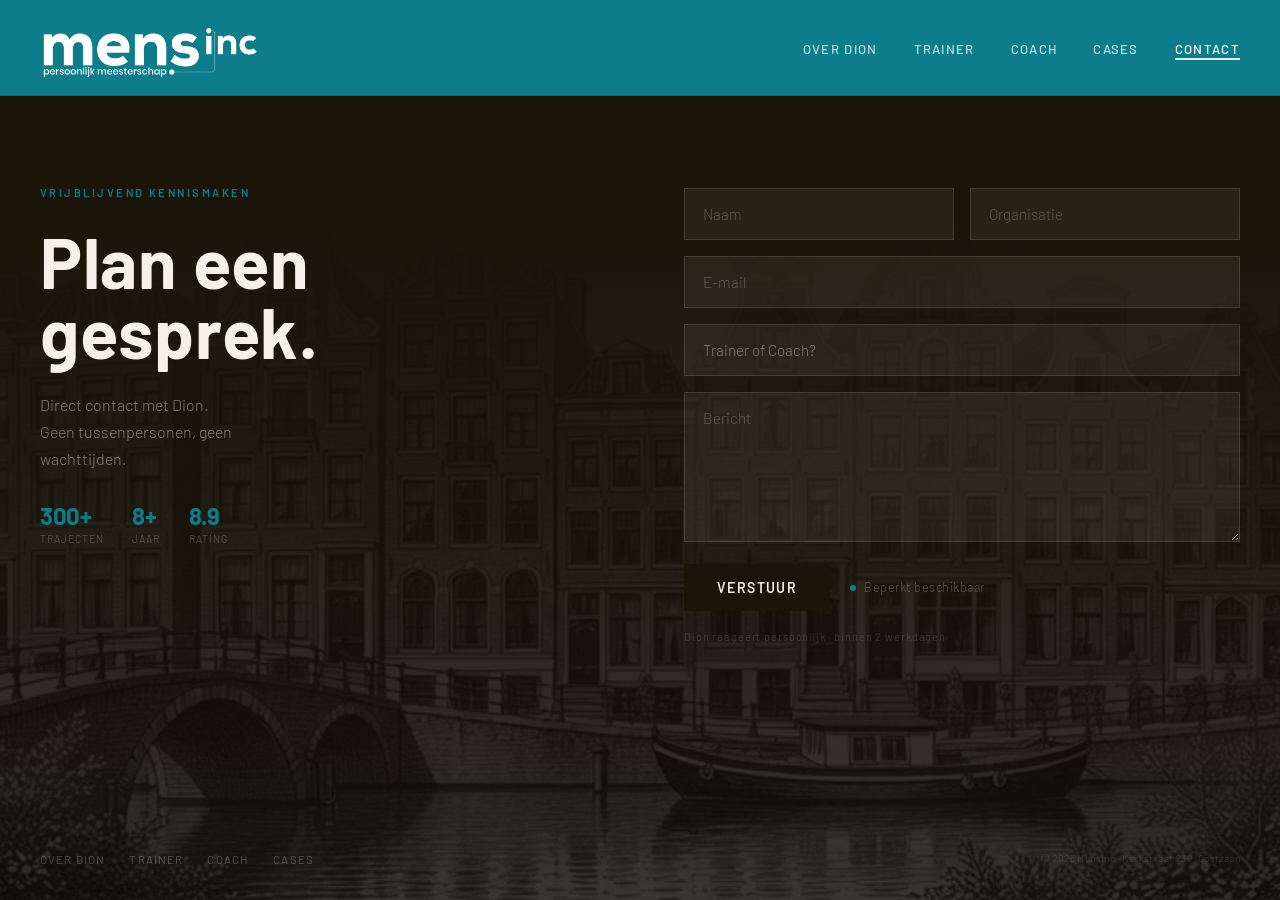
<file: contact.html>
<!DOCTYPE html>
<html lang="nl">
<head>
  <meta charset="UTF-8">
  <meta name="viewport" content="width=device-width, initial-scale=1.0">
  <title>Contact — Mensinc</title>
  <meta name="description" content="Neem contact op met Dion Mensink van Mensinc voor training of coaching.">

  <link rel="preconnect" href="https://fonts.googleapis.com">
  <link rel="preconnect" href="https://fonts.gstatic.com" crossorigin>
  <link rel="stylesheet" href="https://fonts.googleapis.com/css2?family=Barlow:wght@300;400;600;700&display=swap">

  <style>body { opacity: 0; }</style>

  <link rel="stylesheet" href="css/base.css">
  <link rel="stylesheet" href="css/nav.css">

  <style>
    body { background: var(--ink); }

    /* ---- Full-page contact section ---- */
    .contact-page {
      position: relative;
      min-height: calc(100vh - var(--nav-height));
      background: var(--ink);
      overflow: hidden;
      display: flex;
      flex-direction: column;
    }

    /* Skyline covers the full section height */
    .contact-page__skyline {
      position: absolute;
      inset: 0;
      width: 100%;
      height: 100%;
      object-fit: cover;
      object-position: center bottom;
      filter: grayscale(100%) contrast(1.1) brightness(0.35);
      pointer-events: none;
      z-index: 0;
    }

    /* Gradient over the skyline */
    .contact-page::before {
      content: '';
      position: absolute;
      inset: 0;
      background: linear-gradient(to bottom, var(--ink) 15%, rgba(26,20,9,0.5) 100%);
      z-index: 1;
      pointer-events: none;
    }

    .contact-page__inner {
      position: relative;
      z-index: 2;
      flex: 1;
      max-width: var(--max-width);
      margin: 0 auto;
      width: 100%;
      padding: 88px 40px 96px;
      display: grid;
      grid-template-columns: 1fr 1fr;
      gap: 88px;
      align-items: start;
      box-sizing: border-box;
    }

    /* ---- Left ---- */
    .contact-page__left {
      display: flex;
      flex-direction: column;
      gap: 24px;
    }

    .contact-page__label {
      font-size: 0.7rem;
      font-weight: 600;
      letter-spacing: 0.22em;
      text-transform: uppercase;
      color: var(--orange);
    }

    .contact-page__title {
      font-size: clamp(3rem, 5.5vw, 5.2rem);
      font-weight: 700;
      color: var(--cream);
      line-height: 1.0;
      letter-spacing: 0.01em;
      margin: 0;
    }

    .contact-page__sub {
      font-size: 1rem;
      font-weight: 300;
      color: rgba(245, 240, 232, 0.48);
      line-height: 1.7;
      max-width: 28ch;
    }


    .contact-page__stats {
      display: flex;
      gap: 28px;
      flex-wrap: wrap;
      margin-top: 8px;
    }

    .contact-page__stat {
      display: flex;
      flex-direction: column;
      gap: 3px;
    }

    .contact-page__stat-num {
      font-size: 1.5rem;
      font-weight: 700;
      color: var(--orange);
      line-height: 1;
      letter-spacing: -0.02em;
    }

    .contact-page__stat-label {
      font-size: 0.65rem;
      font-weight: 400;
      letter-spacing: 0.1em;
      text-transform: uppercase;
      color: rgba(245, 240, 232, 0.25);
    }

    /* ---- Right: form ---- */
    .contact-page__form {
      display: flex;
      flex-direction: column;
      gap: 16px;
      padding-top: 4px;
    }

    .contact-page__form input,
    .contact-page__form textarea,
    .contact-page__form select {
      width: 100%;
      background: rgba(245, 240, 232, 0.06);
      border: 1px solid rgba(245, 240, 232, 0.13);
      color: var(--cream);
      font-family: var(--font-body);
      font-size: 0.95rem;
      font-weight: 300;
      padding: 16px 18px;
      outline: none;
      transition: border-color 0.2s var(--ease-smooth), background 0.2s var(--ease-smooth);
      box-sizing: border-box;
      border-radius: 0;
      -webkit-appearance: none;
      appearance: none;
    }

    .contact-page__form input::placeholder,
    .contact-page__form textarea::placeholder {
      color: rgba(245, 240, 232, 0.28);
    }

    .contact-page__form select {
      color: rgba(245, 240, 232, 0.45);
      cursor: pointer;
    }

    .contact-page__form select option {
      background: #1a1409;
      color: #f5f0e8;
    }

    .contact-page__form input:focus,
    .contact-page__form textarea:focus,
    .contact-page__form select:focus {
      border-color: var(--orange);
      background: rgba(245, 240, 232, 0.09);
    }

    .contact-page__form textarea {
      resize: vertical;
      min-height: 150px;
    }

    .contact-page__form-row {
      display: grid;
      grid-template-columns: 1fr 1fr;
      gap: 16px;
    }

    .contact-page__form-footer {
      display: flex;
      align-items: center;
      gap: 20px;
      margin-top: 6px;
      flex-wrap: wrap;
    }

    .contact-page__urgency {
      display: flex;
      align-items: center;
      gap: 8px;
      font-size: 0.78rem;
      font-weight: 300;
      color: rgba(245, 240, 232, 0.3);
      letter-spacing: 0.04em;
    }

    .urgency-dot {
      width: 6px;
      height: 6px;
      border-radius: 50%;
      background: var(--orange);
      flex-shrink: 0;
      animation: pulse-dot 2.2s ease-in-out infinite;
    }

    @keyframes pulse-dot {
      0%, 100% { opacity: 1; transform: scale(1); }
      50%       { opacity: 0.4; transform: scale(0.65); }
    }

    .contact-page__response {
      font-size: 0.68rem;
      font-weight: 300;
      letter-spacing: 0.08em;
      color: rgba(245, 240, 232, 0.2);
    }

    /* Success state */
    .contact-success {
      display: none;
      padding: 28px;
      border: 1px solid rgba(245, 240, 232, 0.1);
      background: rgba(245, 240, 232, 0.04);
    }
    .contact-success.visible { display: block; }
    .contact-success p {
      color: rgba(245, 240, 232, 0.7);
      font-size: 0.95rem;
      line-height: 1.6;
    }

    /* ---- Bottom bar ---- */
    .contact-page__bottom {
      position: relative;
      z-index: 2;
      max-width: var(--max-width);
      margin: 0 auto;
      width: 100%;
      padding: 0 40px 32px;
      box-sizing: border-box;
      display: flex;
      align-items: center;
      justify-content: space-between;
      gap: 16px;
    }

    .contact-page__bottom-links {
      display: flex;
      gap: 24px;
    }

    .contact-page__bottom-links a {
      font-size: 0.72rem;
      font-weight: 400;
      letter-spacing: 0.1em;
      text-transform: uppercase;
      color: rgba(245, 240, 232, 0.28);
      text-decoration: none;
      transition: color 0.2s;
    }

    .contact-page__bottom-links a:hover {
      color: rgba(245, 240, 232, 0.65);
    }

    .contact-page__bottom-copy {
      font-size: 0.62rem;
      font-weight: 300;
      color: rgba(245, 240, 232, 0.18);
      letter-spacing: 0.04em;
      white-space: nowrap;
    }

    /* ---- Responsive ---- */
    @media (max-width: 900px) {
      .contact-page__inner {
        grid-template-columns: 1fr;
        gap: 48px;
        padding: 60px 24px 72px;
      }

      .contact-page__form-row {
        grid-template-columns: 1fr;
      }


      .contact-page__bottom {
        padding: 0 24px 28px;
        flex-direction: column;
        align-items: flex-start;
        gap: 12px;
      }
    }
  </style>
</head>
<body>

  <!-- NAVIGATION -->
  <nav class="site-nav" role="navigation" aria-label="Hoofdnavigatie">
    <div class="site-nav__inner">
      <a href="index.html" class="site-nav__logo" aria-label="Mensinc — naar startpagina">
        <img src="images/Logo_Mensic.png" alt="Mensinc" class="nav-logo-img">
      </a>
      <ul class="site-nav__links" role="list">
        <li><a href="over.html">Over Dion</a></li>
        <li><a href="trainer.html">Trainer</a></li>
        <li><a href="coach.html">Coach</a></li>
        <li><a href="cases.html">Cases</a></li>
        <li><a href="contact.html" class="active">Contact</a></li>
      </ul>
      <button class="site-nav__hamburger" aria-label="Menu openen" aria-expanded="false" aria-controls="mobile-menu">
        <span></span><span></span><span></span>
      </button>
    </div>
    <nav class="site-nav__mobile" id="mobile-menu" aria-label="Mobiele navigatie">
      <a href="over.html">Over Dion</a>
      <a href="trainer.html">Trainer</a>
      <a href="coach.html">Coach</a>
      <a href="cases.html">Cases</a>
      <a href="contact.html">Contact</a>
    </nav>
  </nav>
  <div class="nav-spacer"></div>

  <main>
    <section class="contact-page" aria-label="Contact">

      <picture>
        <source srcset="images/amsterdam-skyline-1x.webp 1x, images/amsterdam-skyline-2x.webp 2x" type="image/webp">
        <img src="images/amsterdam-skyline.jpg" class="contact-page__skyline" alt="" loading="eager">
      </picture>

      <div class="contact-page__inner">

        <!-- Left -->
        <div class="contact-page__left">
          <span class="contact-page__label">Vrijblijvend kennismaken</span>
          <h1 class="contact-page__title">Plan een<br>gesprek.</h1>
          <p class="contact-page__sub">Direct contact met Dion.<br>Geen tussenpersonen, geen wachttijden.</p>

          <div class="contact-page__stats">
            <div class="contact-page__stat">
              <span class="contact-page__stat-num">300+</span>
              <span class="contact-page__stat-label">Trajecten</span>
            </div>
            <div class="contact-page__stat">
              <span class="contact-page__stat-num">8+</span>
              <span class="contact-page__stat-label">Jaar</span>
            </div>
            <div class="contact-page__stat">
              <span class="contact-page__stat-num">8.9</span>
              <span class="contact-page__stat-label">Rating</span>
            </div>
          </div>

        </div>

        <!-- Right: form -->
        <form class="contact-page__form" id="contact-form" novalidate>

          <div class="contact-page__form-row">
            <input type="text" name="naam" placeholder="Naam" required autocomplete="name">
            <input type="text" name="organisatie" placeholder="Organisatie" autocomplete="organization">
          </div>

          <input type="email" name="email" placeholder="E-mail" required autocomplete="email">

          <select name="interesse">
            <option value="">Trainer of Coach?</option>
            <option value="trainer">Trainer — Emotie &amp; Agressie-Meesterschap</option>
            <option value="coach">Coach — Prestatie Meesterschap</option>
            <option value="anders">Anders</option>
          </select>

          <textarea name="bericht" placeholder="Bericht" required></textarea>

          <div class="contact-page__form-footer">
            <button type="submit" class="btn btn--filled">Verstuur</button>
            <div class="contact-page__urgency">
              <span class="urgency-dot"></span>
              Beperkt beschikbaar
            </div>
          </div>

          <p class="contact-page__response">Dion reageert persoonlijk · binnen 2 werkdagen</p>

          <div class="contact-success" id="form-success" role="alert">
            <p><strong>Bericht ontvangen.</strong> Dion neemt binnen 2 werkdagen contact op.</p>
          </div>

        </form>

      </div>

      <!-- Bottom nav + copyright -->
      <div class="contact-page__bottom">
        <nav class="contact-page__bottom-links">
          <a href="over.html">Over Dion</a>
          <a href="trainer.html">Trainer</a>
          <a href="coach.html">Coach</a>
          <a href="cases.html">Cases</a>
        </nav>
        <span class="contact-page__bottom-copy">© 2026 Mensinc · Kerkstraat 239, Oostzaan</span>
      </div>

    </section>
  </main>

  <script src="js/transitions.js" defer></script>
  <script src="js/main.js" defer></script>
  <script>
    (function () {
      var form = document.getElementById('contact-form');
      var success = document.getElementById('form-success');
      if (!form) return;
      form.addEventListener('submit', function (e) {
        e.preventDefault();
        var valid = true;
        form.querySelectorAll('[required]').forEach(function (field) {
          if (!field.value.trim()) {
            field.style.borderColor = 'rgba(245,240,232,0.5)';
            valid = false;
          } else {
            field.style.borderColor = '';
          }
        });
        if (!valid) return;
        form.style.display = 'none';
        success.classList.add('visible');
      });
    })();
  </script>
</body>
</html>
</file>
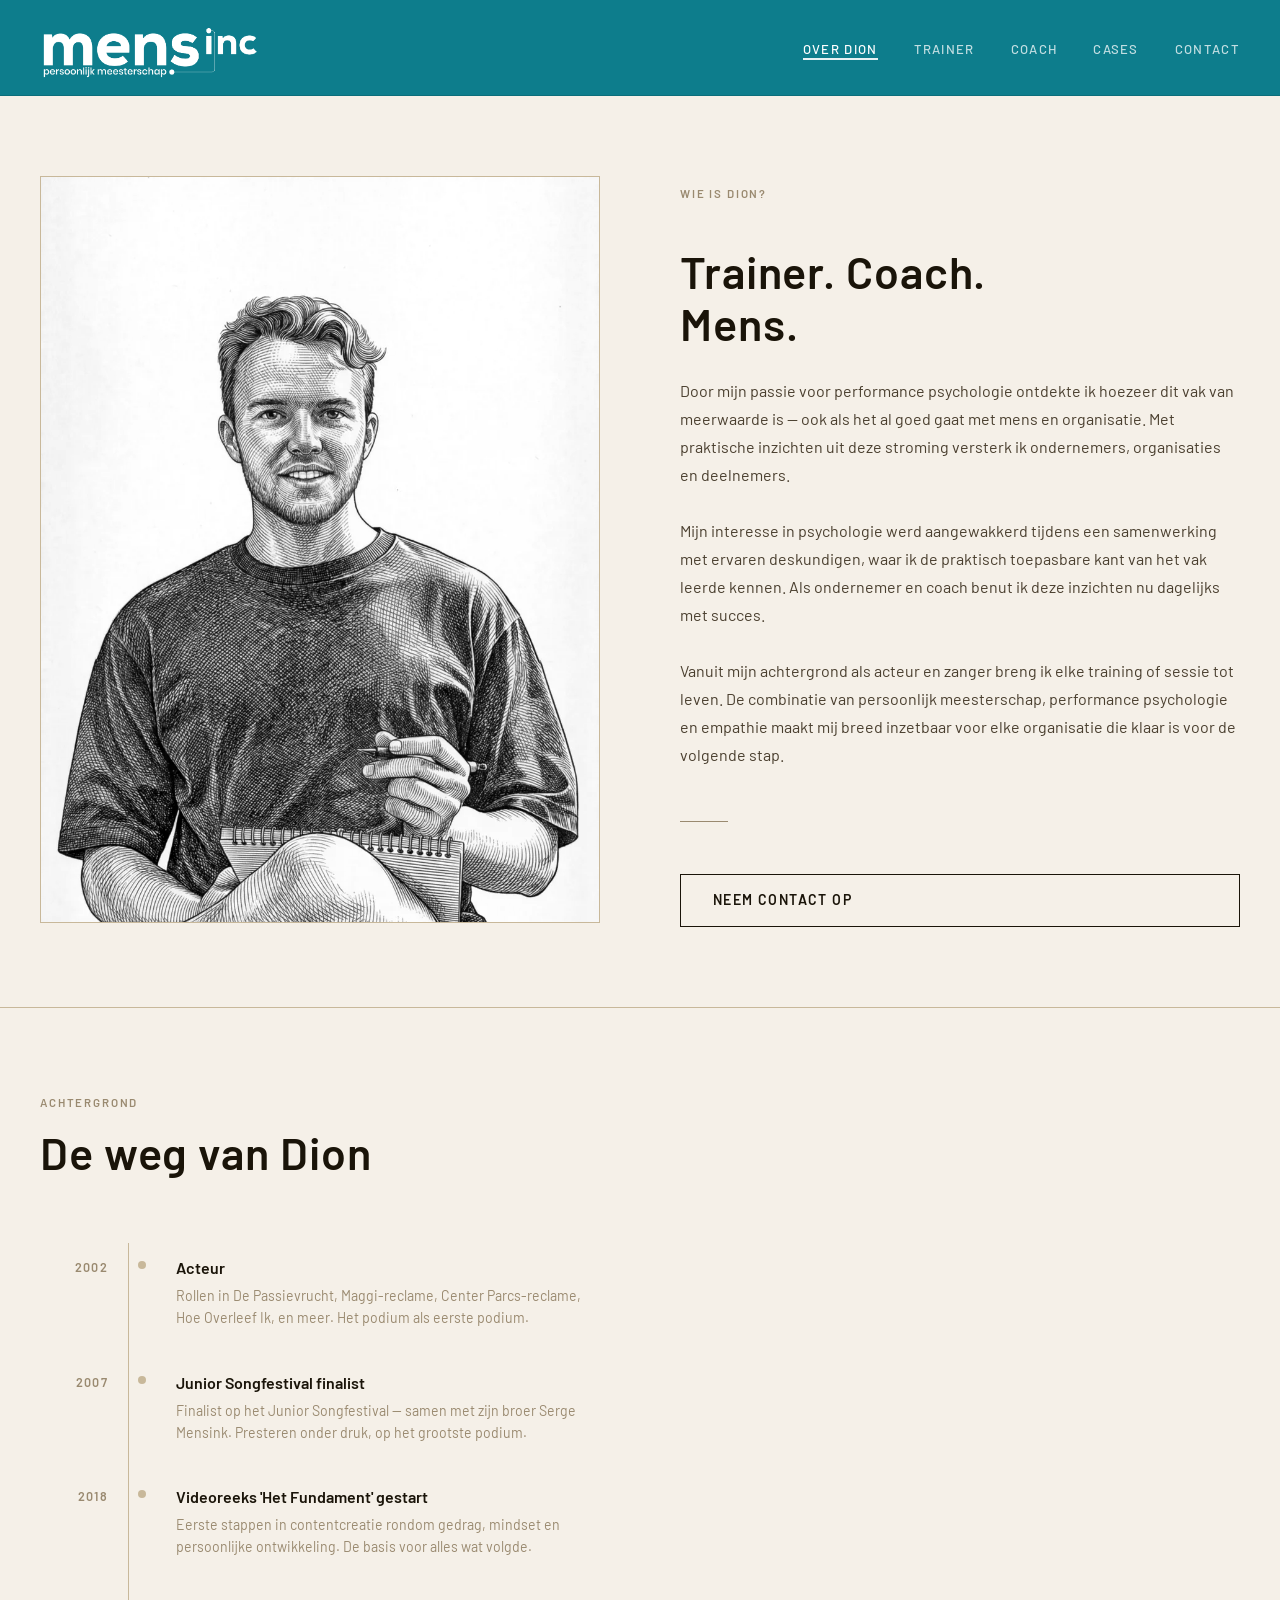
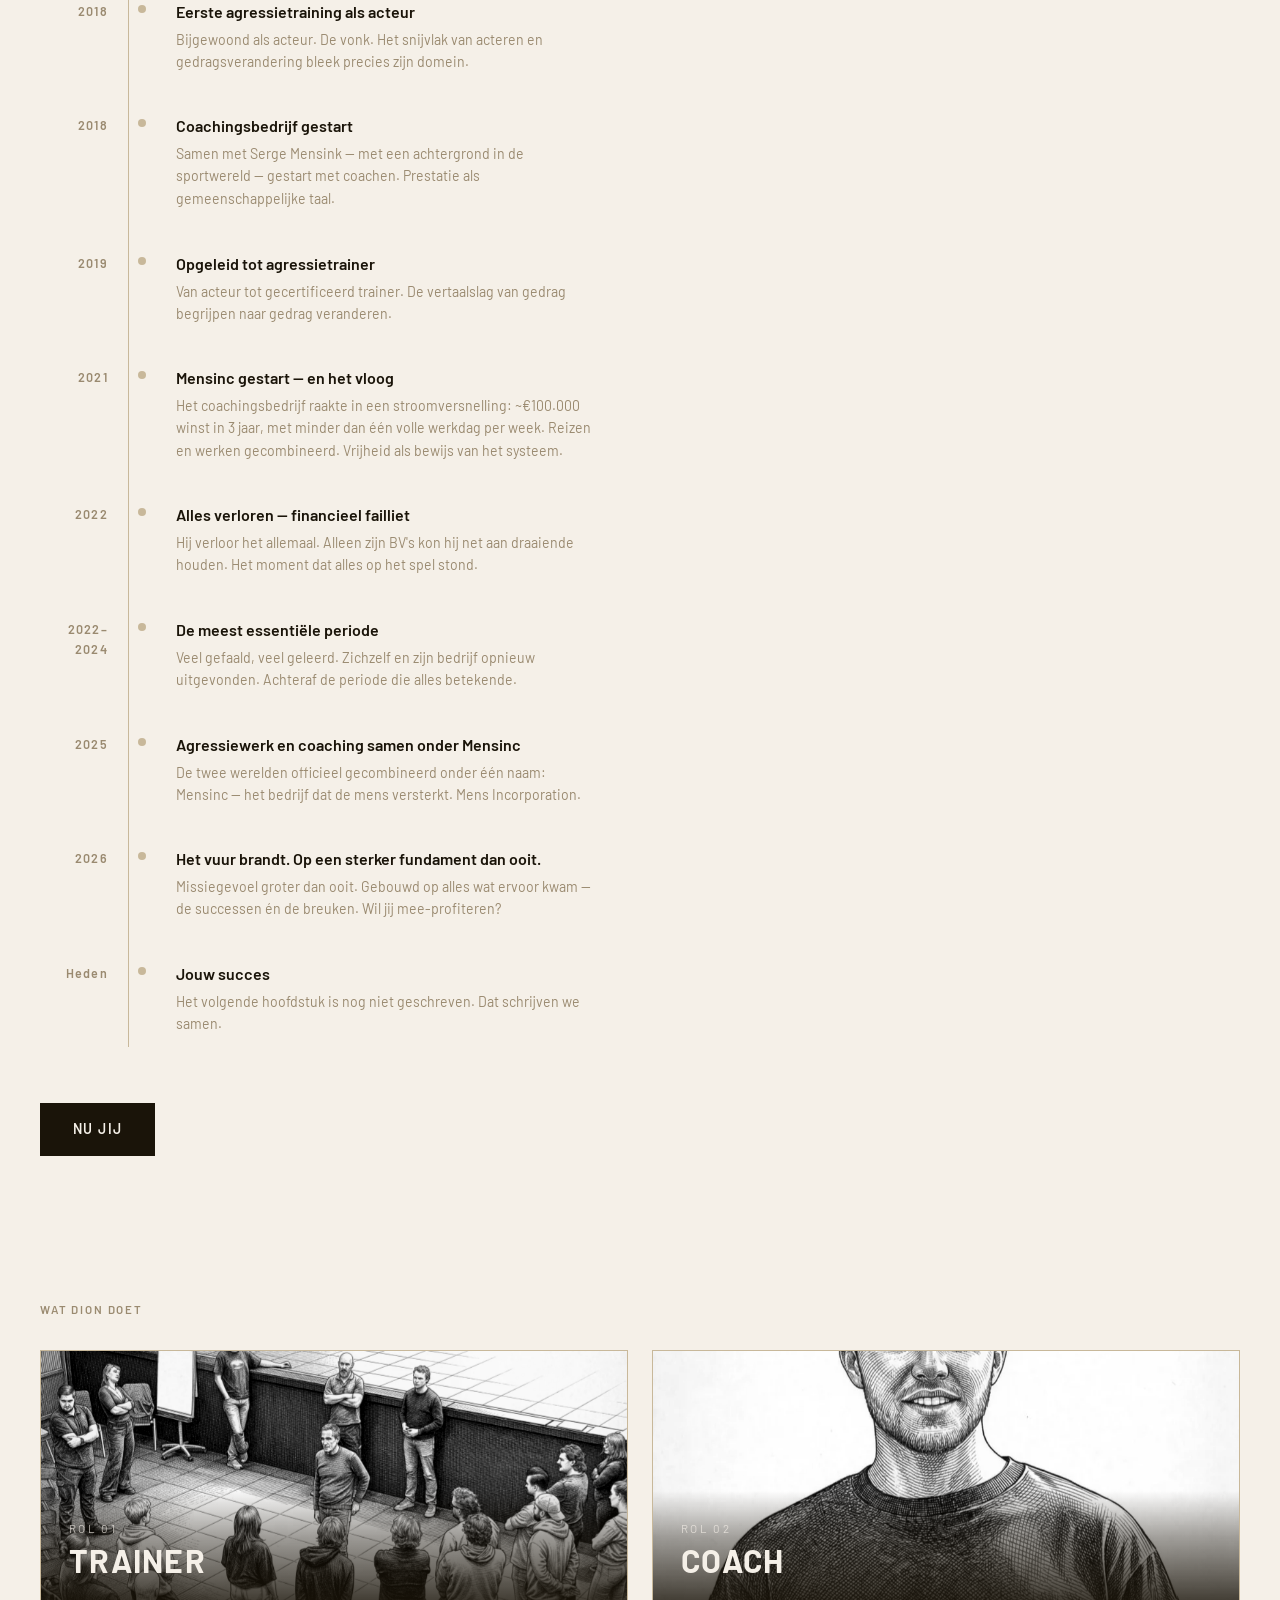
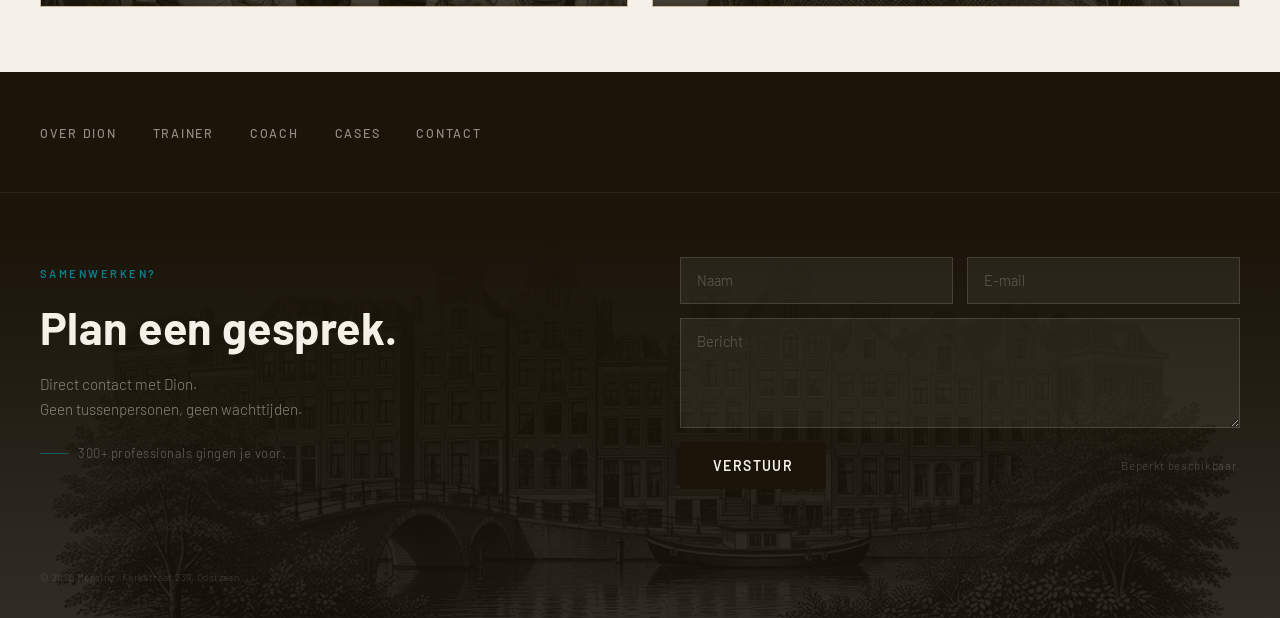
<file: over.html>
﻿<!DOCTYPE html>
<html lang="nl">
<head>
  <meta charset="UTF-8">
  <meta name="viewport" content="width=device-width, initial-scale=1.0">
  <title>Over Dion — Mensinc</title>
  <meta name="description" content="Wie is Dion Mensink? Trainer, coach en oprichter van Mensinc. Meer dan 8 jaar ervaring in gedrag, agressiemanagement en high performance.">

  <link rel="preconnect" href="https://fonts.googleapis.com">
  <link rel="preconnect" href="https://fonts.gstatic.com" crossorigin>
  <link rel="stylesheet" href="https://fonts.googleapis.com/css2?family=Barlow:wght@300;400;600;700&display=swap">

  <style>body { opacity: 0; }</style>

  <link rel="stylesheet" href="css/base.css">
  <link rel="stylesheet" href="css/nav.css">
  <link rel="stylesheet" href="css/footer.css">
  <link rel="stylesheet" href="css/landing.css">
  <link rel="stylesheet" href="css/pages.css">

  <style>
    .reveal {
      opacity: 0;
      transform: translateY(20px);
      transition: opacity 0.55s var(--ease-smooth), transform 0.55s var(--ease-smooth);
      will-change: opacity, transform;
    }
    .reveal.revealed { opacity: 1; transform: translateY(0); }
    .reveal-delay-1 { transition-delay: 0.08s; }

    /* ---- Timeline ---- */
    .timeline {
      padding: 80px 0;
      border-top: 1px solid var(--ink-faint);
    }
    .timeline__inner {
      max-width: var(--max-width);
      margin: 0 auto;
      padding: 0 40px;
    }
    .timeline__header {
      margin-bottom: 56px;
    }
    .timeline__track {
      position: relative;
      display: flex;
      flex-direction: column;
      gap: 0;
    }
    /* Vertical line */
    .timeline__track::before {
      content: '';
      position: absolute;
      left: 88px;
      top: 8px;
      bottom: 8px;
      width: 1px;
      background: var(--ink-faint);
      pointer-events: none;
    }
    .timeline__item {
      display: grid;
      grid-template-columns: 88px 28px 1fr;
      align-items: start;
      gap: 0;
      padding: 20px 0;
      cursor: default;
    }
    .timeline__year {
      font-size: 0.78rem;
      font-weight: 600;
      letter-spacing: 0.1em;
      color: var(--ink-light);
      padding-top: 3px;
      text-align: right;
      padding-right: 20px;
      transition: color 0.2s var(--ease-smooth);
    }
    /* Dot */
    .timeline__dot {
      position: relative;
      display: flex;
      justify-content: center;
      padding-top: 6px;
    }
    .timeline__dot::before {
      content: '';
      width: 8px;
      height: 8px;
      border-radius: 50%;
      background: var(--ink-faint);
      display: block;
      transition: background 0.2s var(--ease-smooth), transform 0.2s var(--ease-smooth);
      flex-shrink: 0;
    }
    .timeline__body {
      padding-left: 20px;
    }
    .timeline__title {
      font-size: 1rem;
      font-weight: 600;
      color: var(--ink);
      line-height: 1.3;
      transition: color 0.2s var(--ease-smooth);
      text-decoration: none;
      display: inline;
      background-image: linear-gradient(var(--orange), var(--orange));
      background-size: 0% 1px;
      background-repeat: no-repeat;
      background-position: left bottom;
      transition: color 0.2s var(--ease-smooth), background-size 0.25s var(--ease-smooth);
    }
    .timeline__desc {
      font-size: 0.88rem;
      color: var(--ink-light);
      line-height: 1.6;
      margin-top: 4px;
      max-width: 52ch;
    }

    /* Hover state */
    .timeline__item:hover .timeline__year {
      color: var(--orange);
    }
    .timeline__item:hover .timeline__dot::before {
      background: var(--orange);
      transform: scale(1.35);
    }
    .timeline__item:hover .timeline__title {
      color: var(--orange);
      background-size: 100% 1px;
    }

    /* Two-role grid */
    /* Wide flip cards — landscape format */
    .over-cards {
      display: grid;
      grid-template-columns: 1fr 1fr;
      gap: 24px;
    }
    .over-cards .card-container {
      max-width: none;
      aspect-ratio: 16 / 7;
      flex: none;
      width: 100%;
    }
    /* On this page: no hover zoom on front image */
    .over-cards .card-container:hover .card-front__image {
      transform: scale(1.02);
    }

    /* Slightly smaller text on back so long bullets fit the wide-short card */
    .over-cards .card-back__title {
      font-size: clamp(0.95rem, 1.5vw, 1.2rem);
    }
    .over-cards .card-back__list li {
      font-size: 0.88rem;
      line-height: 1.35;
    }
    .over-cards .card-back {
      padding: 28px 32px;
      gap: 14px;
    }
    .over-cards .card-back__top {
      gap: 14px;
    }
    /* Card back horizontal layout for wide cards */
    .over-cards .card-back {
      padding: 32px 36px;
      display: grid;
      grid-template-columns: auto 1fr;
      grid-template-rows: auto auto 1fr auto;
      column-gap: 0;
      row-gap: 14px;
      align-content: start;
    }
    .over-cards .card-back__top {
      grid-column: 1 / -1;
    }
    .over-cards .card-back__cta {
      grid-column: 1 / -1;
    }

    @media (max-width: 768px) {
      .timeline__track::before { left: 68px; }
      .timeline__item { grid-template-columns: 68px 24px 1fr; }
      .timeline__inner { padding: 0 24px; }
    }
    @media (max-width: 768px) {
      .over-cards { grid-template-columns: 1fr; }
      .over-cards .card-container { aspect-ratio: 3 / 2; }
    }
  </style>
</head>
<body>

  <!-- NAVIGATION -->
  <nav class="site-nav" role="navigation" aria-label="Hoofdnavigatie">
    <div class="site-nav__inner">
      <a href="index.html" class="site-nav__logo" aria-label="Mensinc — naar startpagina">
        <img src="images/Logo_Mensic.png" alt="Mensinc" class="nav-logo-img">
      </a>
      <ul class="site-nav__links" role="list">
        <li><a href="over.html" class="active">Over Dion</a></li>
        <li><a href="trainer.html">Trainer</a></li>
        <li><a href="coach.html">Coach</a></li>
        <li><a href="cases.html">Cases</a></li>
        <li><a href="contact.html">Contact</a></li>
      </ul>
      <button class="site-nav__hamburger" aria-label="Menu openen" aria-expanded="false" aria-controls="mobile-menu">
        <span></span><span></span><span></span>
      </button>
    </div>
    <nav class="site-nav__mobile" id="mobile-menu" aria-label="Mobiele navigatie">
      <a href="over.html">Over Dion</a>
      <a href="trainer.html">Trainer</a>
      <a href="coach.html">Coach</a>
      <a href="cases.html">Cases</a>
      <a href="contact.html">Contact</a>
    </nav>
  </nav>
  <div class="nav-spacer"></div>

  <main>

    <!-- BIO -->
    <section class="over-bio section" aria-label="Biografie">
      <div class="over-bio__inner">
        <div class="over-bio__image-wrap reveal">
          <picture>
            <source srcset="images/dion-coach-1x.webp 1x, images/dion-coach-2x.webp 2x" type="image/webp">
            <img class="over-bio__image" src="images/dion-coach.png" alt="Portret van Dion Mensink" loading="lazy">
          </picture>
        </div>
        <div class="over-bio__text">
          <span class="label reveal">Wie is Dion?</span>
          <h2 class="reveal">Trainer. Coach.<br>Mens.</h2>
          <p class="reveal">
            Door mijn passie voor performance psychologie ontdekte ik hoezeer dit vak van meerwaarde is — ook als het al goed gaat met mens en organisatie. Met praktische inzichten uit deze stroming versterk ik ondernemers, organisaties en deelnemers.
          </p>
          <p class="reveal">
            Mijn interesse in psychologie werd aangewakkerd tijdens een samenwerking met ervaren deskundigen, waar ik de praktisch toepasbare kant van het vak leerde kennen. Als ondernemer en coach benut ik deze inzichten nu dagelijks met succes.
          </p>
          <p class="reveal">
            Vanuit mijn achtergrond als acteur en zanger breng ik elke training of sessie tot leven. De combinatie van persoonlijk meesterschap, performance psychologie en empathie maakt mij breed inzetbaar voor elke organisatie die klaar is voor de volgende stap.
          </p>
          <div class="divider reveal"></div>
          <a class="btn reveal" href="contact.html">Neem contact op</a>
        </div>
      </div>
    </section>

    <!-- TIMELINE -->
    <section class="timeline" aria-label="Tijdlijn">
      <div class="timeline__inner">
        <div class="timeline__header reveal">
          <span class="label">Achtergrond</span>
          <h2>De weg van Dion</h2>
        </div>
        <div class="timeline__track">

          <div class="timeline__item reveal">
            <span class="timeline__year">2002</span>
            <div class="timeline__dot"></div>
            <div class="timeline__body">
              <span class="timeline__title">Acteur</span>
              <p class="timeline__desc">Rollen in De Passievrucht, Maggi-reclame, Center Parcs-reclame, Hoe Overleef Ik, en meer. Het podium als eerste podium.</p>
            </div>
          </div>

          <div class="timeline__item reveal">
            <span class="timeline__year">2007</span>
            <div class="timeline__dot"></div>
            <div class="timeline__body">
              <span class="timeline__title">Junior Songfestival finalist</span>
              <p class="timeline__desc">Finalist op het Junior Songfestival — samen met zijn broer Serge Mensink. Presteren onder druk, op het grootste podium.</p>
            </div>
          </div>

          <div class="timeline__item reveal">
            <span class="timeline__year">2018</span>
            <div class="timeline__dot"></div>
            <div class="timeline__body">
              <span class="timeline__title">Videoreeks 'Het Fundament' gestart</span>
              <p class="timeline__desc">Eerste stappen in contentcreatie rondom gedrag, mindset en persoonlijke ontwikkeling. De basis voor alles wat volgde.</p>
            </div>
          </div>

          <div class="timeline__item reveal">
            <span class="timeline__year">2018</span>
            <div class="timeline__dot"></div>
            <div class="timeline__body">
              <span class="timeline__title">Eerste agressietraining als acteur</span>
              <p class="timeline__desc">Bijgewoond als acteur. De vonk. Het snijvlak van acteren en gedragsverandering bleek precies zijn domein.</p>
            </div>
          </div>

          <div class="timeline__item reveal">
            <span class="timeline__year">2018</span>
            <div class="timeline__dot"></div>
            <div class="timeline__body">
              <span class="timeline__title">Coachingsbedrijf gestart</span>
              <p class="timeline__desc">Samen met Serge Mensink — met een achtergrond in de sportwereld — gestart met coachen. Prestatie als gemeenschappelijke taal.</p>
            </div>
          </div>

          <div class="timeline__item reveal">
            <span class="timeline__year">2019</span>
            <div class="timeline__dot"></div>
            <div class="timeline__body">
              <span class="timeline__title">Opgeleid tot agressietrainer</span>
              <p class="timeline__desc">Van acteur tot gecertificeerd trainer. De vertaalslag van gedrag begrijpen naar gedrag veranderen.</p>
            </div>
          </div>

          <div class="timeline__item reveal">
            <span class="timeline__year">2021</span>
            <div class="timeline__dot"></div>
            <div class="timeline__body">
              <span class="timeline__title">Mensinc gestart — en het vloog</span>
              <p class="timeline__desc">Het coachingsbedrijf raakte in een stroomversnelling: ~€100.000 winst in 3 jaar, met minder dan één volle werkdag per week. Reizen en werken gecombineerd. Vrijheid als bewijs van het systeem.</p>
            </div>
          </div>

          <div class="timeline__item reveal">
            <span class="timeline__year">2022</span>
            <div class="timeline__dot"></div>
            <div class="timeline__body">
              <span class="timeline__title">Alles verloren — financieel failliet</span>
              <p class="timeline__desc">Hij verloor het allemaal. Alleen zijn BV's kon hij net aan draaiende houden. Het moment dat alles op het spel stond.</p>
            </div>
          </div>

          <div class="timeline__item reveal">
            <span class="timeline__year">2022–2024</span>
            <div class="timeline__dot"></div>
            <div class="timeline__body">
              <span class="timeline__title">De meest essentiële periode</span>
              <p class="timeline__desc">Veel gefaald, veel geleerd. Zichzelf en zijn bedrijf opnieuw uitgevonden. Achteraf de periode die alles betekende.</p>
            </div>
          </div>

          <div class="timeline__item reveal">
            <span class="timeline__year">2025</span>
            <div class="timeline__dot"></div>
            <div class="timeline__body">
              <span class="timeline__title">Agressiewerk en coaching samen onder Mensinc</span>
              <p class="timeline__desc">De twee werelden officieel gecombineerd onder één naam: Mensinc — het bedrijf dat de mens versterkt. Mens Incorporation.</p>
            </div>
          </div>

          <div class="timeline__item reveal">
            <span class="timeline__year">2026</span>
            <div class="timeline__dot"></div>
            <div class="timeline__body">
              <span class="timeline__title">Het vuur brandt. Op een sterker fundament dan ooit.</span>
              <p class="timeline__desc">Missiegevoel groter dan ooit. Gebouwd op alles wat ervoor kwam — de successen én de breuken. Wil jij mee-profiteren?</p>
            </div>
          </div>

          <!-- Heden CTA -->
          <div class="timeline__item reveal">
            <span class="timeline__year">Heden</span>
            <div class="timeline__dot"></div>
            <div class="timeline__body">
              <span class="timeline__title">Jouw succes</span>
              <p class="timeline__desc">Het volgende hoofdstuk is nog niet geschreven. Dat schrijven we samen.</p>
            </div>
          </div>

        </div>
        <div class="reveal" style="margin-top: 48px;">
          <a class="btn btn--filled" href="contact.html">Nu jij</a>
        </div>
      </div>
    </section>

    <!-- TWO ROLES — flip cards -->
    <section class="section--tight" aria-label="Twee rollen">
      <div class="container">
        <span class="label reveal" style="margin-bottom: 32px; display: block;">Wat Dion doet</span>
        <div class="over-cards landing__cards">

          <!-- Trainer -->
          <a class="card-container reveal" href="trainer.html" aria-label="Dion als Trainer">
            <div class="card-inner">
              <div class="card-front">
                <picture>
                  <source srcset="images/dion-trainer-1x.webp 1x, images/dion-trainer-2x.webp 2x" type="image/webp">
                  <img class="card-front__image" src="images/dion-trainer.png" alt="Dion als Trainer" loading="lazy">
                </picture>
                <div class="card-front__overlay"></div>
                <div class="card-front__label">
                  <span class="card-front__role">Rol 01</span>
                  <span class="card-front__name">Trainer</span>
                </div>
              </div>
              <div class="card-back">
                <div class="card-back__top">
                  <span class="card-back__role">Dion als Trainer</span>
                  <span class="card-back__title">Emotie- &amp; Agressie-Meesterschap</span>
                  <div class="card-back__rule"></div>
                  <ul class="card-back__list">
                    <li>Omgaan met Emotie.</li>
                    <li>Omgaan met Agressie.</li>
                    <li>Veiligere werkvloer voor meer succes.</li>
                  </ul>
                </div>
                <span class="card-back__cta">Meer over training</span>
              </div>
            </div>
          </a>

          <!-- Coach -->
          <a class="card-container reveal reveal-delay-1" href="coach.html" aria-label="Dion als Coach">
            <div class="card-inner">
              <div class="card-front">
                <picture>
                  <source srcset="images/dion-coach-1x.webp 1x, images/dion-coach-2x.webp 2x" type="image/webp">
                  <img class="card-front__image" src="images/dion-coach.png" alt="Dion als Coach" loading="lazy">
                </picture>
                <div class="card-front__overlay"></div>
                <div class="card-front__label">
                  <span class="card-front__role">Rol 02</span>
                  <span class="card-front__name">Coach</span>
                </div>
              </div>
              <div class="card-back">
                <div class="card-back__top">
                  <span class="card-back__role">Dion als Coach</span>
                  <span class="card-back__title">Prestatie Meesterschap</span>
                  <div class="card-back__rule"></div>
                  <ul class="card-back__list">
                    <li>Werk 1-op-1 samen met Dion.</li>
                    <li>Verbeter je strategie, managementvaardigheden of omzet.</li>
                    <li>Ontdek de kracht van Prestatie Psychologie voor jezelf of jouw organisatie.</li>
                  </ul>
                </div>
                <span class="card-back__cta">Meer over coaching</span>
              </div>
            </div>
          </a>

        </div>
      </div>
    </section>

  </main>

  <!-- FOOTER -->
  <footer class="site-footer" role="contentinfo">
    <div class="footer-contact">
      <picture>
        <source srcset="images/amsterdam-skyline-1x.webp 1x, images/amsterdam-skyline-2x.webp 2x" type="image/webp">
        <img src="images/amsterdam-skyline.jpg" class="footer-contact__skyline" alt="" loading="lazy">
      </picture>
      <nav class="footer-contact__nav" aria-label="Footer navigatie">
        <a href="over.html">Over Dion</a>
        <a href="trainer.html">Trainer</a>
        <a href="coach.html">Coach</a>
        <a href="cases.html">Cases</a>
        <a href="contact.html">Contact</a>
      </nav>
      <div class="footer-contact__inner">
        <div class="footer-contact__left">
          <span class="footer-contact__label">Samenwerken?</span>
          <h2 class="footer-contact__title">Plan een gesprek.</h2>
          <p class="footer-contact__sub">Direct contact met Dion.<br>Geen tussenpersonen, geen wachttijden.</p>
          <p class="footer-contact__proof">300+ professionals gingen je voor.</p>
        </div>
        <form class="footer-contact__form" action="contact.html">
          <div class="footer-contact__form-row">
            <input type="text" name="naam" placeholder="Naam" required>
            <input type="email" name="email" placeholder="E-mail" required>
          </div>
          <textarea name="bericht" placeholder="Bericht" required></textarea>
          <div class="footer-contact__form-footer">
            <button type="submit" class="btn btn--filled">Verstuur</button>
            <span class="footer-contact__scarcity">Beperkt beschikbaar.</span>
          </div>
        </form>
      </div>
      <p class="footer-contact__copy">© 2026 Mensinc · Kerkstraat 239, Oostzaan</p>
    </div>
  </footer>

  <script src="js/transitions.js" defer></script>
  <script src="js/main.js" defer></script>
</body>
</html>
</file>
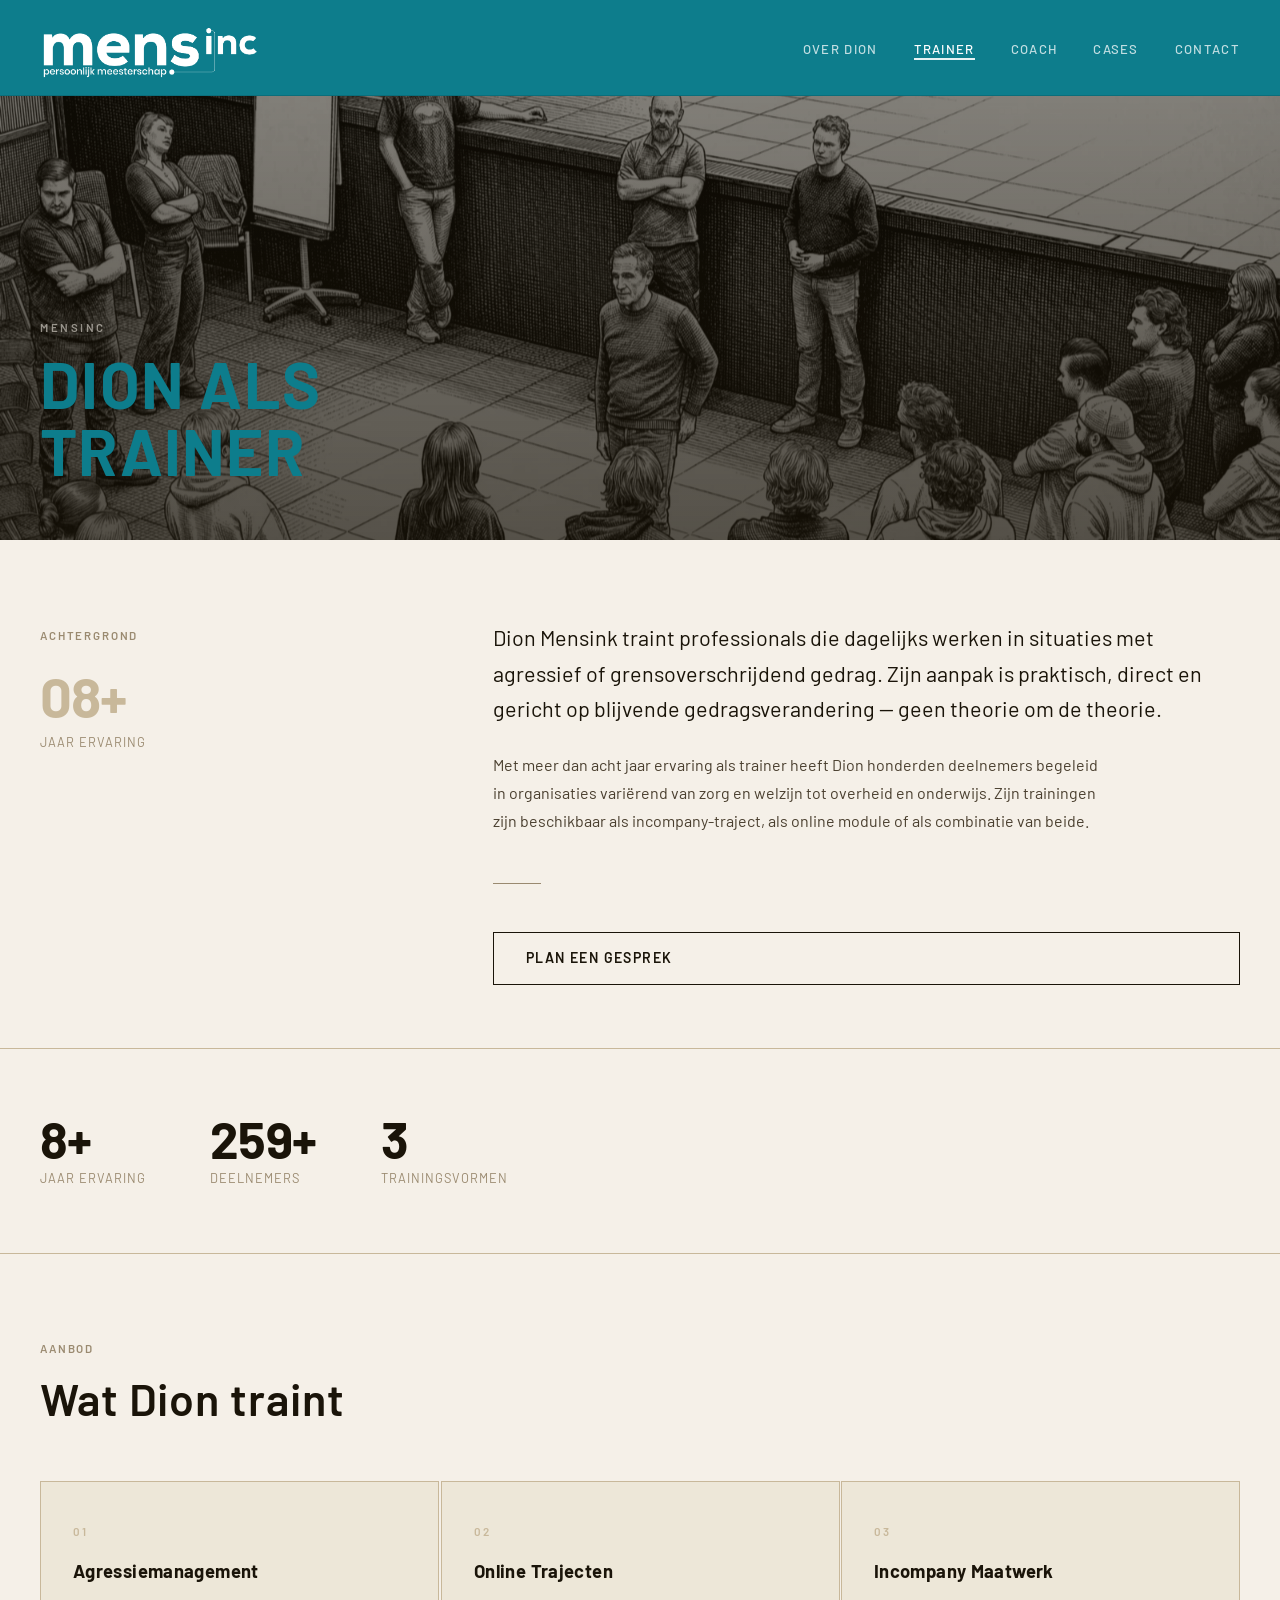
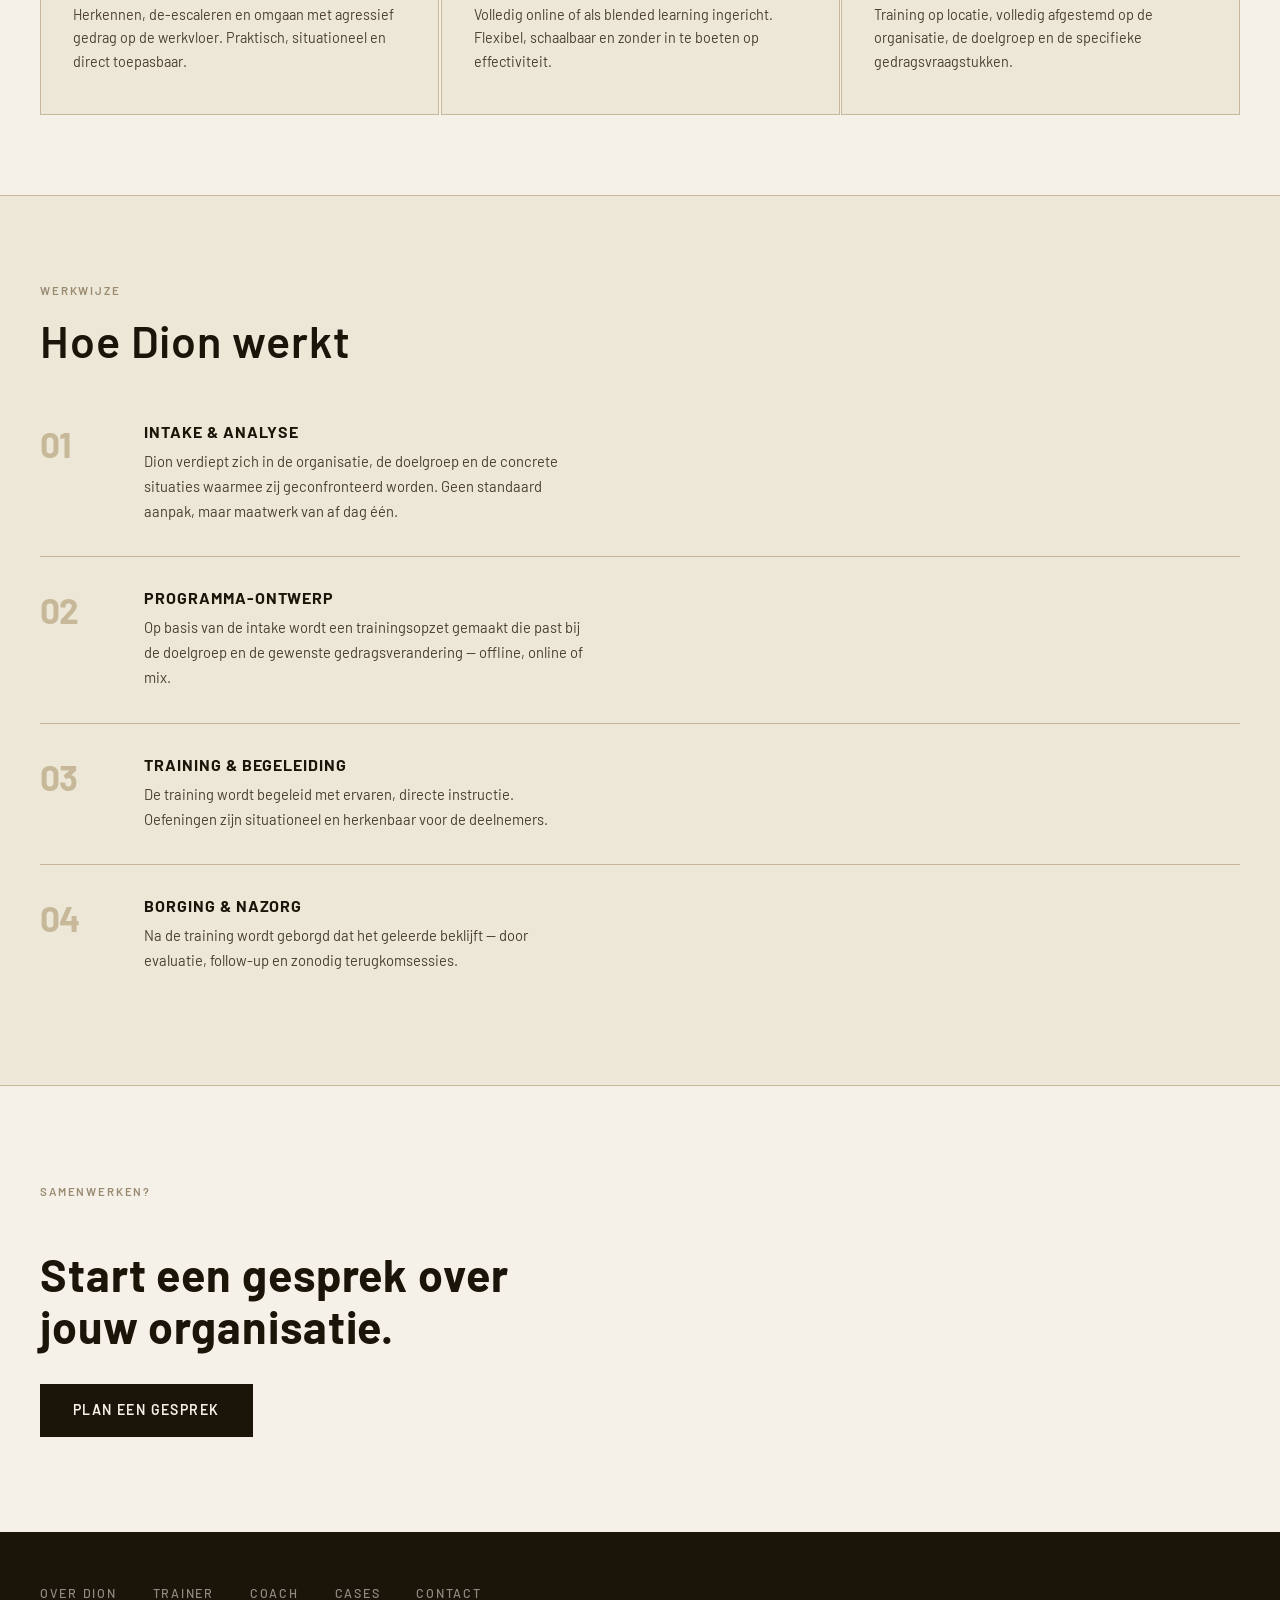
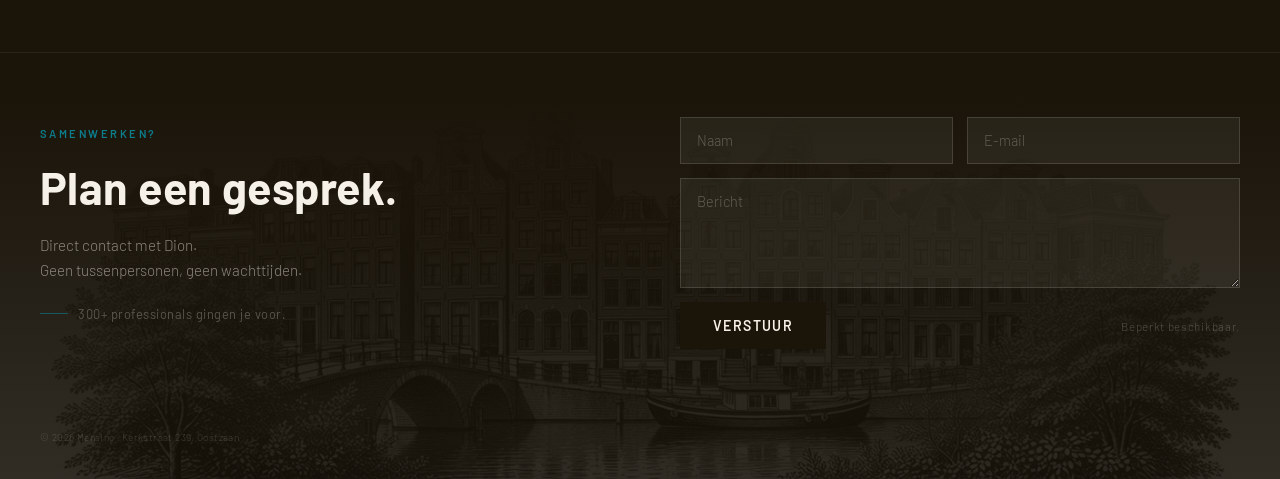
<file: trainer.html>
﻿<!DOCTYPE html>
<html lang="nl">
<head>
  <meta charset="UTF-8">
  <meta name="viewport" content="width=device-width, initial-scale=1.0">
  <title>Dion als Trainer — Mensinc</title>
  <meta name="description" content="Dion Mensink is een ervaren trainer in agressiemanagement. Meer dan 8 jaar ervaring, offline, online en mix-trajecten.">

  <link rel="preconnect" href="https://fonts.googleapis.com">
  <link rel="preconnect" href="https://fonts.gstatic.com" crossorigin>
  <link rel="stylesheet" href="https://fonts.googleapis.com/css2?family=Barlow:wght@300;400;600;700&display=swap">

  <style>body { opacity: 0; }</style>

  <link rel="stylesheet" href="css/base.css">
  <link rel="stylesheet" href="css/nav.css">
  <link rel="stylesheet" href="css/footer.css">
  <link rel="stylesheet" href="css/pages.css">

  <style>
    .reveal {
      opacity: 0;
      transform: translateY(20px);
      transition: opacity 0.55s var(--ease-smooth), transform 0.55s var(--ease-smooth);
      will-change: opacity, transform;
    }
    .reveal.revealed { opacity: 1; transform: translateY(0); }
    .reveal-delay-1 { transition-delay: 0.08s; }
    .reveal-delay-2 { transition-delay: 0.16s; }
  </style>
</head>
<body>

  <!-- NAVIGATION -->
  <nav class="site-nav" role="navigation" aria-label="Hoofdnavigatie">
    <div class="site-nav__inner">
      <a href="index.html" class="site-nav__logo" aria-label="Mensinc — naar startpagina">
        <img src="images/Logo_Mensic.png" alt="Mensinc" class="nav-logo-img">
      </a>
      <ul class="site-nav__links" role="list">
        <li><a href="over.html">Over Dion</a></li>
        <li><a href="trainer.html" class="active">Trainer</a></li>
        <li><a href="coach.html">Coach</a></li>
        <li><a href="cases.html">Cases</a></li>
        <li><a href="contact.html">Contact</a></li>
      </ul>
      <button class="site-nav__hamburger" aria-label="Menu openen" aria-expanded="false" aria-controls="mobile-menu">
        <span></span><span></span><span></span>
      </button>
    </div>
    <nav class="site-nav__mobile" id="mobile-menu" aria-label="Mobiele navigatie">
      <a href="over.html">Over Dion</a>
      <a href="trainer.html">Trainer</a>
      <a href="coach.html">Coach</a>
      <a href="cases.html">Cases</a>
      <a href="contact.html">Contact</a>
    </nav>
  </nav>
  <div class="nav-spacer"></div>

  <main>

    <!-- HERO -->
    <section class="page-hero page-hero--tall" aria-label="Dion als Trainer">
      <picture>
        <source srcset="images/dion-trainer-1x.webp 1x, images/dion-trainer-2x.webp 2x" type="image/webp">
        <img
          class="page-hero__image parallax engraving"
          src="images/dion-trainer.png"
          alt="Dion Mensink begeleidt een groepstraining agressiemanagement"
          loading="eager"
        >
      </picture>
      <div class="page-hero__overlay"></div>
      <div class="page-hero__content container">
        <p class="page-hero__label">Mensinc</p>
        <h1 class="page-hero__title">Dion als<br>Trainer</h1>
      </div>
    </section>

    <!-- INTRO -->
    <section class="page-intro" aria-label="Introductie">
      <div class="page-intro__inner">
        <div class="page-intro__aside reveal">
          <span class="label">Achtergrond</span>
          <span class="page-intro__aside-num">08+</span>
          <span class="stat__label">jaar ervaring</span>
        </div>
        <div class="page-intro__body">
          <p class="page-intro__lead reveal">
            Dion Mensink traint professionals die dagelijks werken in situaties met agressief of grensoverschrijdend gedrag. Zijn aanpak is praktisch, direct en gericht op blijvende gedragsverandering — geen theorie om de theorie.
          </p>
          <p class="reveal">
            Met meer dan acht jaar ervaring als trainer heeft Dion honderden deelnemers begeleid in organisaties variërend van zorg en welzijn tot overheid en onderwijs. Zijn trainingen zijn beschikbaar als incompany-traject, als online module of als combinatie van beide.
          </p>
          <div class="divider reveal"></div>
          <a class="btn reveal" href="contact.html">Plan een gesprek</a>
        </div>
      </div>
    </section>

    <!-- STATS -->
    <div class="stats-row" aria-label="Kerngetallen">
      <div class="stats-row__inner">
        <div class="stat reveal">
          <span class="stat__number" data-target="8" data-suffix="+">8+</span>
          <span class="stat__label">Jaar ervaring</span>
        </div>
        <div class="stat reveal reveal-delay-1">
          <span class="stat__number" data-target="500" data-suffix="+">500+</span>
          <span class="stat__label">Deelnemers</span>
        </div>
        <div class="stat reveal reveal-delay-2">
          <span class="stat__number" data-target="3">3</span>
          <span class="stat__label">Trainingsvormen</span>
        </div>
      </div>
    </div>

    <!-- AANBOD -->
    <section class="aanbod section" aria-label="Trainingsaanbod">
      <div class="aanbod__inner">
        <div class="aanbod__header reveal">
          <span class="label">Aanbod</span>
          <h2>Wat Dion traint</h2>
        </div>
        <div class="aanbod__grid">
          <div class="aanbod-card reveal">
            <span class="aanbod-card__number">01</span>
            <h3 class="aanbod-card__title">Agressie­management</h3>
            <p class="aanbod-card__body">Herkennen, de-escaleren en omgaan met agressief gedrag op de werkvloer. Praktisch, situationeel en direct toepasbaar.</p>
          </div>
          <div class="aanbod-card reveal reveal-delay-1">
            <span class="aanbod-card__number">02</span>
            <h3 class="aanbod-card__title">Online Trajecten</h3>
            <p class="aanbod-card__body">Volledig online of als blended learning ingericht. Flexibel, schaalbaar en zonder in te boeten op effectiviteit.</p>
          </div>
          <div class="aanbod-card reveal reveal-delay-2">
            <span class="aanbod-card__number">03</span>
            <h3 class="aanbod-card__title">Incompany Maatwerk</h3>
            <p class="aanbod-card__body">Training op locatie, volledig afgestemd op de organisatie, de doelgroep en de specifieke gedragsvraagstukken.</p>
          </div>
        </div>
      </div>
    </section>

    <!-- AANPAK -->
    <section class="aanpak" aria-label="Werkwijze">
      <div class="aanpak__inner">
        <div class="aanpak__header reveal">
          <span class="label">Werkwijze</span>
          <h2>Hoe Dion werkt</h2>
        </div>
        <div class="aanpak__steps">
          <div class="aanpak-step reveal">
            <span class="aanpak-step__num">01</span>
            <div class="aanpak-step__body">
              <h4 class="aanpak-step__title">Intake &amp; analyse</h4>
              <p class="aanpak-step__desc">Dion verdiept zich in de organisatie, de doelgroep en de concrete situaties waarmee zij geconfronteerd worden. Geen standaard aanpak, maar maatwerk van af dag één.</p>
            </div>
          </div>
          <div class="aanpak-step reveal">
            <span class="aanpak-step__num">02</span>
            <div class="aanpak-step__body">
              <h4 class="aanpak-step__title">Programma-ontwerp</h4>
              <p class="aanpak-step__desc">Op basis van de intake wordt een trainingsopzet gemaakt die past bij de doelgroep en de gewenste gedragsverandering — offline, online of mix.</p>
            </div>
          </div>
          <div class="aanpak-step reveal">
            <span class="aanpak-step__num">03</span>
            <div class="aanpak-step__body">
              <h4 class="aanpak-step__title">Training &amp; begeleiding</h4>
              <p class="aanpak-step__desc">De training wordt begeleid met ervaren, directe instructie. Oefeningen zijn situationeel en herkenbaar voor de deelnemers.</p>
            </div>
          </div>
          <div class="aanpak-step reveal">
            <span class="aanpak-step__num">04</span>
            <div class="aanpak-step__body">
              <h4 class="aanpak-step__title">Borging &amp; nazorg</h4>
              <p class="aanpak-step__desc">Na de training wordt geborgd dat het geleerde beklijft — door evaluatie, follow-up en zonodig terugkomsessies.</p>
            </div>
          </div>
        </div>
      </div>
    </section>

    <!-- CTA -->
    <section class="page-cta" aria-label="Contact opnemen">
      <div class="page-cta__inner">
        <span class="label reveal">Samenwerken?</span>
        <h2 class="page-cta__title reveal">Start een gesprek over jouw organisatie.</h2>
        <a class="btn btn--filled reveal" href="contact.html">Plan een gesprek</a>
      </div>
    </section>

  </main>

  <!-- FOOTER -->
  <footer class="site-footer" role="contentinfo">
    <div class="footer-contact">
      <picture>
        <source srcset="images/amsterdam-skyline-1x.webp 1x, images/amsterdam-skyline-2x.webp 2x" type="image/webp">
        <img src="images/amsterdam-skyline.jpg" class="footer-contact__skyline" alt="" loading="lazy">
      </picture>
      <nav class="footer-contact__nav" aria-label="Footer navigatie">
        <a href="over.html">Over Dion</a>
        <a href="trainer.html">Trainer</a>
        <a href="coach.html">Coach</a>
        <a href="cases.html">Cases</a>
        <a href="contact.html">Contact</a>
      </nav>
      <div class="footer-contact__inner">
        <div class="footer-contact__left">
          <span class="footer-contact__label">Samenwerken?</span>
          <h2 class="footer-contact__title">Plan een gesprek.</h2>
          <p class="footer-contact__sub">Direct contact met Dion.<br>Geen tussenpersonen, geen wachttijden.</p>
          <p class="footer-contact__proof">300+ professionals gingen je voor.</p>
        </div>
        <form class="footer-contact__form" action="contact.html">
          <div class="footer-contact__form-row">
            <input type="text" name="naam" placeholder="Naam" required>
            <input type="email" name="email" placeholder="E-mail" required>
          </div>
          <textarea name="bericht" placeholder="Bericht" required></textarea>
          <div class="footer-contact__form-footer">
            <button type="submit" class="btn btn--filled">Verstuur</button>
            <span class="footer-contact__scarcity">Beperkt beschikbaar.</span>
          </div>
        </form>
      </div>
      <p class="footer-contact__copy">© 2026 Mensinc · Kerkstraat 239, Oostzaan</p>
    </div>
  </footer>

  <script src="js/transitions.js" defer></script>
  <script src="js/main.js" defer></script>
</body>
</html>
</file>
<file: css/base.css>
/* =========================================================
   BASE.CSS — Mensinc Design System
   Variables, reset, typography
   ========================================================= */

/* Google Fonts loaded via <link> in each HTML <head> for better performance */

/* ----- Custom Properties ----- */
:root {
  --cream:        #f5f0e8;
  --cream-dark:   #ede7d8;
  --ink:          #1a1409;
  --ink-mid:      #4a3f2f;
  --ink-light:    #9a8a70;
  --ink-faint:    #c8b89a;
  --card-back:    #1a1409;
  --card-text:    #f5f0e8;
  --bordeaux:     #5c0120;
  --orange:       #0d7d8c;

  --nav-height:   96px;
  --max-width:    1280px;

  --ease-smooth:  cubic-bezier(0.4, 0, 0.2, 1);
  --ease-out:     cubic-bezier(0.0, 0, 0.2, 1);

  --font: 'Barlow', sans-serif;
}

/* ----- Reset ----- */
*, *::before, *::after {
  box-sizing: border-box;
  margin: 0;
  padding: 0;
}

html {
  scroll-behavior: smooth;
  font-size: 16px;
  -webkit-text-size-adjust: 100%;
}

body {
  background-color: var(--cream);
  color: var(--ink);
  font-family: var(--font);
  font-weight: 400;
  line-height: 1.6;
  -webkit-font-smoothing: antialiased;
  -moz-osx-font-smoothing: grayscale;

  /* Page transition */
  opacity: 1;
  transition: opacity 0.22s var(--ease-smooth);
}

body.fade-out {
  opacity: 0;
}

img, svg {
  display: block;
  max-width: 100%;
}

a {
  color: inherit;
  text-decoration: none;
}

ul, ol {
  list-style: none;
}

button {
  cursor: pointer;
  border: none;
  background: none;
  font-family: var(--font);
}

/* ----- Typography Scale ----- */
h1, h2, h3, h4, h5, h6 {
  font-family: var(--font);
  font-weight: 700;
  line-height: 1.15;
  letter-spacing: 0.02em;
  color: var(--ink);
}

h1 { font-size: clamp(2.4rem, 5vw, 4rem);   font-weight: 700; }
h2 { font-size: clamp(1.8rem, 3.5vw, 2.8rem); font-weight: 600; }
h3 { font-size: clamp(1.2rem, 2vw, 1.6rem);  font-weight: 600; }
h4 { font-size: 1.1rem; font-weight: 600; letter-spacing: 0.08em; text-transform: uppercase; }

p {
  font-size: 1rem;
  line-height: 1.75;
  color: var(--ink-mid);
  max-width: 68ch;
}

small, .caption {
  font-size: 0.8rem;
  font-weight: 300;
  letter-spacing: 0.06em;
  color: var(--ink-light);
  font-style: italic;
}

/* ----- Utility Classes ----- */
.container {
  width: 100%;
  max-width: var(--max-width);
  margin: 0 auto;
  padding: 0 40px;
}

.section {
  padding: 96px 0;
}

.section--tight {
  padding: 64px 0;
}

.label {
  display: inline-block;
  font-size: 0.72rem;
  font-weight: 600;
  letter-spacing: 0.16em;
  text-transform: uppercase;
  color: var(--ink-light);
  margin-bottom: 16px;
}

.divider {
  width: 48px;
  height: 1px;
  background: var(--ink-light);
  margin: 24px 0;
}

/* Engraving-style thin rule */
.rule {
  border: none;
  border-top: 1px solid var(--ink-faint);
  margin: 0;
}

/* ----- CTA Button ----- */
.btn {
  display: inline-flex;
  align-items: center;
  gap: 10px;
  padding: 14px 32px;
  font-family: var(--font);
  font-size: 0.88rem;
  font-weight: 600;
  letter-spacing: 0.1em;
  text-transform: uppercase;
  border: 1.5px solid var(--ink);
  background: transparent;
  color: var(--ink);
  transition: background 0.25s var(--ease-smooth), color 0.25s var(--ease-smooth);
  will-change: background, color;
}

.btn:hover {
  background: var(--orange);
  border-color: var(--orange);
  color: var(--cream);
}

.btn--filled {
  background: var(--ink);
  color: var(--cream);
}

.btn--filled:hover {
  background: var(--orange);
  border-color: var(--orange);
}

/* ----- Stat block ----- */
.stat {
  display: flex;
  flex-direction: column;
  gap: 4px;
}

.stat__number {
  font-size: clamp(2.4rem, 4vw, 3.2rem);
  font-weight: 700;
  line-height: 1;
  letter-spacing: -0.01em;
}

.stat__label {
  font-size: 0.8rem;
  font-weight: 400;
  letter-spacing: 0.08em;
  text-transform: uppercase;
  color: var(--ink-light);
}

/* ----- Engraving image treatment ----- */
.engraving {
  filter: grayscale(100%) contrast(1.08);
  display: block;
  width: 100%;
  height: 100%;
  object-fit: cover;
}


/* ----- Quote marks — brand orange ----- */
.testimonial__quote-mark,
.home-testimonial__mark {
  color: var(--orange) !important;
}

/* ----- Reduced motion ----- */
@media (prefers-reduced-motion: reduce) {
  *, *::before, *::after {
    animation-duration: 0.01ms !important;
    animation-iteration-count: 1 !important;
    transition-duration: 0.01ms !important;
    scroll-behavior: auto !important;
  }
  body { transition: none; }
}

/* ----- Responsive container ----- */
@media (max-width: 768px) {
  .container {
    padding: 0 24px;
  }
  .section {
    padding: 64px 0;
  }
}

@media (max-width: 480px) {
  .container {
    padding: 0 16px;
  }
}
</file>
<file: css/nav.css>
/* =========================================================
   NAV.CSS — Global Navigation
   Fixed top bar + hamburger for mobile
   ========================================================= */

.site-nav {
  position: fixed;
  top: 0;
  left: 0;
  right: 0;
  z-index: 100;
  height: var(--nav-height);
  background: var(--orange);
  border-bottom: 1px solid rgba(0,0,0,0.12);
  display: flex;
  align-items: center;
  will-change: transform;
}

.site-nav__inner {
  width: 100%;
  max-width: var(--max-width);
  margin: 0 auto;
  padding: 0 40px;
  display: flex;
  align-items: center;
  justify-content: space-between;
}

/* ----- Logo ----- */
.site-nav__logo {
  display: flex;
  align-items: center;
  text-decoration: none;
  flex-shrink: 0;
}

/* Logo — white version on green background */
.nav-logo-img {
  height: 72px;
  width: auto;
  display: block;
  filter: brightness(0) invert(1);
  mix-blend-mode: normal;
  transition: opacity 0.25s var(--ease-smooth);
  will-change: opacity;
  opacity: 1;
}

.site-nav__logo:hover .nav-logo-img {
  opacity: 0.8;
}

/* Footer logo — same PNG, muted to match footer tone */
.footer-logo-img {
  height: 34px;
  width: auto;
  display: block;
  filter: grayscale(1) contrast(0.9) brightness(1.3);
  mix-blend-mode: multiply;
  opacity: 0.6;
}

/* ----- Nav links ----- */
.site-nav__links {
  display: flex;
  align-items: center;
  gap: 36px;
}

.site-nav__links a {
  font-family: var(--font);
  font-size: 0.82rem;
  font-weight: 500;
  letter-spacing: 0.1em;
  text-transform: uppercase;
  color: rgba(255,255,255,0.75);
  text-decoration: none;
  position: relative;
  transition: color 0.2s var(--ease-smooth);
  will-change: color;
}

.site-nav__links a::after {
  content: '';
  position: absolute;
  bottom: -3px;
  left: 0;
  right: 0;
  height: 1.5px;
  background: rgba(255,255,255,0.9);
  transform: scaleX(0);
  transform-origin: left center;
  transition: transform 0.25s var(--ease-smooth);
  will-change: transform;
}

.site-nav__links a:hover {
  color: #fff;
}

.site-nav__links a:hover::after {
  transform: scaleX(1);
}

.site-nav__links a.active {
  color: #fff;
}

.site-nav__links a.active::after {
  transform: scaleX(1);
}

/* ----- Hamburger (mobile) ----- */
.site-nav__hamburger {
  display: none;
  flex-direction: column;
  gap: 5px;
  cursor: pointer;
  padding: 4px;
  background: none;
  border: none;
}

.site-nav__hamburger span {
  display: block;
  width: 24px;
  height: 1.5px;
  background: #fff;
  transition: transform 0.3s var(--ease-smooth), opacity 0.3s var(--ease-smooth);
  will-change: transform, opacity;
}

.site-nav__hamburger.open span:nth-child(1) {
  transform: translateY(6.5px) rotate(45deg);
}
.site-nav__hamburger.open span:nth-child(2) {
  opacity: 0;
  transform: scaleX(0);
}
.site-nav__hamburger.open span:nth-child(3) {
  transform: translateY(-6.5px) rotate(-45deg);
}

/* ----- Mobile slide-in menu ----- */
.site-nav__mobile {
  display: none;
  position: fixed;
  top: var(--nav-height);
  left: 0;
  right: 0;
  background: var(--orange);
  border-bottom: 1px solid rgba(0,0,0,0.12);
  padding: 32px 40px;
  z-index: 99;
  flex-direction: column;
  gap: 24px;
  transform: translateY(-16px);
  opacity: 0;
  pointer-events: none;
  transition: transform 0.3s var(--ease-smooth), opacity 0.3s var(--ease-smooth);
  will-change: transform, opacity;
}

.site-nav__mobile.open {
  transform: translateY(0);
  opacity: 1;
  pointer-events: all;
}

.site-nav__mobile a {
  font-family: var(--font);
  font-size: 1rem;
  font-weight: 500;
  letter-spacing: 0.08em;
  text-transform: uppercase;
  color: rgba(255,255,255,0.8);
  text-decoration: none;
  transition: color 0.2s var(--ease-smooth);
}

.site-nav__mobile a:hover {
  color: #fff;
}

/* Spacer to push content below fixed nav */
.nav-spacer {
  height: var(--nav-height);
}

/* Scroll progress bar — white line under nav */
.scroll-progress {
  position: fixed;
  top: var(--nav-height);
  left: 0;
  height: 2px;
  width: 0%;
  background: rgba(255, 255, 255, 0.9);
  z-index: 101;
  pointer-events: none;
  transform-origin: left center;
  will-change: width;
}

/* ----- Responsive ----- */
@media (max-width: 768px) {
  .site-nav__links {
    display: none;
  }

  .site-nav__hamburger {
    display: flex;
  }

  .site-nav__mobile {
    display: flex;
    padding: 24px;
  }

  .site-nav__inner {
    padding: 0 24px;
  }
}
</file>
<file: css/footer.css>
/* =========================================================
   FOOTER.CSS
   ========================================================= */

.site-footer {
  background: var(--ink);
}

/* =========================================================
   FOOTER CONTACT — the entire footer
   ========================================================= */
.footer-contact {
  position: relative;
  overflow: hidden;
  background: var(--ink);
}

/* Amsterdam skyline pinned to the bottom */
.footer-contact__skyline {
  position: absolute;
  bottom: 0;
  left: 0;
  width: 100%;
  display: block;
  filter: grayscale(100%) contrast(1.1) brightness(0.4);
  pointer-events: none;
  z-index: 0;
}

/* Dark gradient so skyline fades into ink above */
.footer-contact::before {
  content: '';
  position: absolute;
  inset: 0;
  background: linear-gradient(to bottom, var(--ink) 30%, rgba(26,20,9,0.7) 100%);
  z-index: 1;
  pointer-events: none;
}

/* Everything above the image */
.footer-contact__nav,
.footer-contact__inner,
.footer-contact__copy {
  position: relative;
  z-index: 2;
}

/* ---- Nav links row (above form) ---- */
.footer-contact__nav {
  max-width: var(--max-width);
  margin: 0 auto;
  padding: 52px 40px 48px;
  display: flex;
  gap: 36px;
  align-items: center;
  flex-wrap: wrap;
  border-bottom: 1px solid rgba(245, 240, 232, 0.08);
}

.footer-contact__nav a {
  font-family: var(--font-body);
  font-size: 0.78rem;
  font-weight: 500;
  letter-spacing: 0.14em;
  text-transform: uppercase;
  color: rgba(245, 240, 232, 0.55);
  text-decoration: none;
  transition: color 0.2s var(--ease-smooth);
  white-space: nowrap;
}

.footer-contact__nav a:hover {
  color: var(--cream);
}

/* ---- Form grid ---- */
.footer-contact__inner {
  max-width: var(--max-width);
  margin: 0 auto;
  padding: 64px 40px 80px;
  display: grid;
  grid-template-columns: 1fr 1fr;
  gap: 80px;
  align-items: start;
}

/* Left: copy */
.footer-contact__left {
  display: flex;
  flex-direction: column;
  gap: 20px;
  padding-top: 8px;
}

.footer-contact__label {
  font-size: 0.7rem;
  font-weight: 600;
  letter-spacing: 0.22em;
  text-transform: uppercase;
  color: var(--orange);
}

.footer-contact__title {
  font-size: clamp(2rem, 3.5vw, 3rem);
  font-weight: 700;
  color: var(--cream);
  line-height: 1.1;
  letter-spacing: 0.01em;
  margin: 0;
}

.footer-contact__sub {
  font-size: 0.95rem;
  font-weight: 300;
  color: rgba(245, 240, 232, 0.5);
  line-height: 1.65;
  max-width: 30ch;
}

.footer-contact__proof {
  display: flex;
  align-items: center;
  gap: 10px;
  font-size: 0.8rem;
  font-weight: 400;
  color: rgba(245, 240, 232, 0.28);
  letter-spacing: 0.04em;
}

.footer-contact__proof::before {
  content: '';
  display: inline-block;
  width: 28px;
  height: 1px;
  background: var(--orange);
  opacity: 0.6;
  flex-shrink: 0;
}

/* Right: form */
.footer-contact__form {
  display: flex;
  flex-direction: column;
  gap: 14px;
}

.footer-contact__form input,
.footer-contact__form textarea {
  width: 100%;
  background: rgba(245, 240, 232, 0.06);
  border: 1px solid rgba(245, 240, 232, 0.14);
  color: var(--cream);
  font-family: var(--font-body);
  font-size: 0.9rem;
  font-weight: 300;
  padding: 14px 16px;
  outline: none;
  transition: border-color 0.2s var(--ease-smooth), background 0.2s var(--ease-smooth);
  box-sizing: border-box;
  border-radius: 0;
  -webkit-appearance: none;
}

.footer-contact__form input::placeholder,
.footer-contact__form textarea::placeholder {
  color: rgba(245, 240, 232, 0.28);
}

.footer-contact__form input:focus,
.footer-contact__form textarea:focus {
  border-color: var(--orange);
  background: rgba(245, 240, 232, 0.1);
}

.footer-contact__form textarea {
  resize: vertical;
  min-height: 110px;
}

.footer-contact__form-row {
  display: grid;
  grid-template-columns: 1fr 1fr;
  gap: 14px;
}

.footer-contact__form-footer {
  display: flex;
  align-items: center;
  justify-content: space-between;
  gap: 16px;
  flex-wrap: wrap;
}

.footer-contact__scarcity {
  font-size: 0.72rem;
  font-weight: 300;
  color: rgba(245, 240, 232, 0.25);
  letter-spacing: 0.06em;
}

/* Copyright */
.footer-contact__copy {
  max-width: var(--max-width);
  margin: 0 auto;
  padding: 0 40px 32px;
  font-size: 0.62rem;
  font-weight: 300;
  color: rgba(245, 240, 232, 0.2);
  letter-spacing: 0.04em;
}

/* ---- Responsive ---- */
@media (max-width: 768px) {
  .footer-contact__nav {
    padding: 40px 24px 32px;
    gap: 20px;
  }

  .footer-contact__inner {
    grid-template-columns: 1fr;
    gap: 40px;
    padding: 48px 24px 64px;
  }

  .footer-contact__form-row {
    grid-template-columns: 1fr;
  }

  .footer-contact__form-footer {
    flex-direction: column;
    align-items: flex-start;
  }

  .footer-contact__copy {
    padding: 0 24px 28px;
  }
}
</file>
<file: css/landing.css>
/* =========================================================
   LANDING.CSS — index.html flip-card layout
   ========================================================= */

/* Full viewport landing stage */
.landing {
  min-height: calc(100vh - var(--nav-height));
  display: flex;
  align-items: center;
  justify-content: center;
  padding: 32px 40px;
  position: relative;
}

/* Subtle engraving crosshatch background texture */
.landing::before {
  content: '';
  position: absolute;
  inset: 0;
  background-image:
    repeating-linear-gradient(
      0deg,
      transparent,
      transparent 28px,
      rgba(26, 20, 9, 0.025) 28px,
      rgba(26, 20, 9, 0.025) 29px
    );
  pointer-events: none;
  z-index: 0;
}

.landing__inner {
  position: relative;
  z-index: 1;
  width: 100%;
  max-width: var(--max-width);
  display: flex;
  justify-content: center;
  align-items: center;
}

/* Card row */
.landing__cards {
  display: flex;
  gap: 32px;
  width: 100%;
  justify-content: center;
  align-items: center;
}

/* ---- Flip Card Component ---- */
.card-container {
  flex: 1;
  /* Square cards — width drives height via aspect-ratio */
  max-width: min(calc(50vw - 64px), 660px);
  aspect-ratio: 1 / 1;
  perspective: 1400px;
  cursor: pointer;
}

.card-inner {
  position: relative;
  width: 100%;
  height: 100%;
  transform-style: preserve-3d;
  transition: transform 0.65s cubic-bezier(0.4, 0, 0.2, 1);
  will-change: transform;
}

/* Hover triggers flip */
.card-container:hover .card-inner {
  transform: rotateY(180deg);
}

/* Touch devices: tap to flip */
.card-container.flipped .card-inner {
  transform: rotateY(180deg);
}

.card-front,
.card-back {
  position: absolute;
  inset: 0;
  backface-visibility: hidden;
  -webkit-backface-visibility: hidden;
  overflow: hidden;
}

/* ----- Card Front ----- */
.card-front {
  background: var(--cream-dark);
  border: 1px solid var(--ink-faint);
}

.card-front__image {
  position: absolute;
  inset: 0;
  width: 100%;
  height: 100%;
  object-fit: cover;
  filter: grayscale(100%) contrast(1.08);
  transition: transform 0.5s var(--ease-smooth);
  will-change: transform;
}

.card-container:hover .card-front__image {
  transform: scale(1.025);
}

/* Dark gradient overlay at bottom */
.card-front__overlay {
  position: absolute;
  bottom: 0;
  left: 0;
  right: 0;
  height: 45%;
  background: linear-gradient(
    to top,
    rgba(26, 20, 9, 0.85) 0%,
    rgba(26, 20, 9, 0.4) 60%,
    transparent 100%
  );
}

.card-front__label {
  position: absolute;
  bottom: 28px;
  left: 28px;
  right: 28px;
  color: var(--cream);
  z-index: 2;
}

.card-front__role {
  display: block;
  font-size: 0.72rem;
  font-weight: 400;
  letter-spacing: 0.2em;
  text-transform: uppercase;
  color: rgba(245, 240, 232, 0.7);
  margin-bottom: 6px;
}

.card-front__name {
  display: block;
  font-size: clamp(1.4rem, 2.8vw, 2rem);
  font-weight: 700;
  letter-spacing: 0.04em;
  text-transform: uppercase;
  line-height: 1.1;
  color: var(--cream);
}

/* ----- Card Back ----- */
.card-back {
  background: var(--orange);
  border: 1px solid var(--orange);
  transform: rotateY(180deg);
  display: flex;
  flex-direction: column;
  justify-content: space-between;
  padding: 36px 32px;
  color: var(--card-text);
}

.card-back__top {
  display: flex;
  flex-direction: column;
  gap: 22px;
}

.card-back__role {
  font-size: 0.68rem;
  font-weight: 600;
  letter-spacing: 0.2em;
  text-transform: uppercase;
  color: rgba(245, 240, 232, 0.4);
}

.card-back__title {
  font-size: clamp(1.25rem, 2.2vw, 1.65rem);
  font-weight: 700;
  letter-spacing: 0.01em;
  text-transform: uppercase;
  color: var(--cream);
  line-height: 1.15;
}

.card-back__rule {
  width: 36px;
  height: 1px;
  background: rgba(245, 240, 232, 0.25);
}

.card-back__list {
  display: flex;
  flex-direction: column;
  gap: 14px;
  list-style: none;
}

.card-back__list li {
  display: flex;
  align-items: flex-start;
  gap: 12px;
  font-size: 1rem;
  font-weight: 400;
  color: rgba(245, 240, 232, 0.88);
  line-height: 1.4;
}

.card-back__list li strong {
  font-weight: 700;
  color: var(--cream);
}

.card-back__list li::before {
  content: '—';
  font-size: 0.9rem;
  color: rgba(245, 240, 232, 0.3);
  flex-shrink: 0;
  margin-top: 2px;
}

/* Client logos row below list */
.card-back__logos {
  display: flex;
  align-items: center;
  gap: 16px;
  flex-wrap: wrap;
  padding-top: 4px;
}

.card-back__logos img {
  height: 26px;
  width: auto;
  max-width: 72px;
  object-fit: contain;
  filter: invert(1) brightness(10);
  opacity: 0.75;
  display: block;
  transition: opacity 0.2s var(--ease-smooth);
}

.card-back__logos img:hover {
  opacity: 1;
}

/* Client logos */
.card-back__clients {
  display: flex;
  flex-direction: column;
  gap: 8px;
  margin-top: 4px;
}

.card-back__clients-label {
  font-size: 0.62rem;
  font-weight: 400;
  letter-spacing: 0.14em;
  text-transform: uppercase;
  color: rgba(245, 240, 232, 0.28);
}

.card-back__logos {
  display: flex;
  align-items: center;
  gap: 18px;
  flex-wrap: wrap;
}

.card-back__logos img {
  height: 26px;
  width: auto;
  max-width: 72px;
  object-fit: contain;
  filter: grayscale(1) contrast(3);
  mix-blend-mode: screen;
  opacity: 0.5;
  display: block;
  transition: opacity 0.2s var(--ease-smooth);
}

.card-back__logos img:hover {
  opacity: 0.8;
}

/* CTA */
.card-back__cta {
  display: flex;
  align-items: center;
  gap: 10px;
  font-size: 0.78rem;
  font-weight: 600;
  letter-spacing: 0.12em;
  text-transform: uppercase;
  color: rgba(245, 240, 232, 0.5);
  text-decoration: none;
  transition: color 0.2s var(--ease-smooth), gap 0.2s var(--ease-smooth);
  will-change: color, gap;
}

.card-back__cta:hover { color: var(--cream); gap: 16px; }
.card-back__cta::after { content: '→'; font-size: 1rem; }


/* =========================================================
   QUOTE REEL — rotating testimonials below cards
   ========================================================= */
.quote-reel {
  border-top: 1px solid var(--ink-faint);
  border-bottom: 1px solid var(--ink-faint);
  background: var(--cream-dark);
  overflow: hidden;
  perspective: 700px;
}

.quote-reel__track {
  position: relative;
  height: 80px;
  max-width: var(--max-width);
  margin: 0 auto;
  padding: 0 40px;
}

.quote-reel__item {
  position: absolute;
  inset: 0;
  padding: 0 40px;
  display: flex;
  align-items: center;
  justify-content: space-between;
  gap: 40px;
  opacity: 0;
  transform: rotateX(55deg);
  transform-origin: center bottom;
  transition: transform 0.45s cubic-bezier(0.4, 0, 0.2, 1), opacity 0.35s ease;
  backface-visibility: hidden;
  pointer-events: none;
}

.quote-reel__item.active {
  opacity: 1;
  transform: rotateX(0deg);
  pointer-events: auto;
}

.quote-reel__item.exit {
  opacity: 0;
  transform: rotateX(-55deg);
  transform-origin: center top;
}

.quote-reel__text {
  font-size: 0.9rem;
  font-style: italic;
  font-weight: 300;
  color: var(--ink-mid);
  line-height: 1.5;
  flex: 1;
  white-space: nowrap;
  overflow: hidden;
  text-overflow: ellipsis;
}

.quote-reel__author {
  font-size: 0.72rem;
  font-weight: 500;
  letter-spacing: 0.08em;
  color: var(--ink-light);
  white-space: nowrap;
  flex-shrink: 0;
}

@media (max-width: 768px) {
  .quote-reel__track { height: auto; min-height: 80px; }
  .quote-reel__item {
    flex-direction: column;
    align-items: flex-start;
    gap: 4px;
    padding: 16px 24px;
    position: relative;
    inset: unset;
  }
  .quote-reel__item { display: none; }
  .quote-reel__item.active { display: flex; }
  .quote-reel__text { white-space: normal; font-size: 0.82rem; }
}

/* ----- Responsive ----- */
@media (max-width: 768px) {
  .landing {
    min-height: unset;
    padding: 32px 20px 40px;
    align-items: flex-start;
  }

  .landing__cards {
    flex-direction: column;
    align-items: center;
    gap: 20px;
  }

  .card-container {
    width: 100%;
    max-width: 440px;
    aspect-ratio: 3 / 4;
    touch-action: pan-y; /* always allow vertical scroll */
  }

  /* No flip at all on touch devices */
  .card-container:hover .card-inner,
  .card-container.flipped .card-inner {
    transform: none !important;
  }

  .card-back {
    display: none;
  }

  .card-front__image {
    transform: none !important;
  }
}

@media (max-width: 480px) {
  .card-back {
    padding: 28px 24px;
  }
  .card-front__label {
    left: 20px;
    bottom: 20px;
  }
}
</file>
<file: css/pages.css>
/* =========================================================
   PAGES.CSS — Inner page shared layouts
   trainer, coach, over, cases, contact
   ========================================================= */

/* ---- Hero Section (all inner pages) ---- */
.page-hero {
  position: relative;
  overflow: hidden;
  background: var(--ink);
  margin-top: calc(-1 * var(--nav-height));
}

.page-hero--tall {
  height: clamp(480px, 60vh, 680px);
}

.page-hero--medium {
  height: clamp(360px, 45vh, 520px);
}

.page-hero__image {
  position: absolute;
  inset: 0;
  width: 100%;
  height: 100%;
  object-fit: cover;
  object-position: center 20%;
  filter: grayscale(100%) contrast(1.08);
  opacity: 0.6;
  will-change: transform;
}

/* Parallax handled by JS main.js */
.page-hero__image.parallax {
  transform: translateY(var(--parallax-offset, 0px));
}

.page-hero__overlay {
  position: absolute;
  inset: 0;
  background: linear-gradient(
    to bottom,
    rgba(26, 20, 9, 0.15) 0%,
    rgba(26, 20, 9, 0.55) 100%
  );
}

.page-hero__content {
  position: relative;
  z-index: 2;
  height: 100%;
  display: flex;
  flex-direction: column;
  justify-content: flex-end;
  padding: 56px 40px;
  max-width: var(--max-width);
  margin: 0 auto;
  width: 100%;
}

.page-hero__label {
  font-size: 0.72rem;
  font-weight: 600;
  letter-spacing: 0.22em;
  text-transform: uppercase;
  color: rgba(245, 240, 232, 0.55);
  margin-bottom: 12px;
}

.page-hero__title {
  font-size: clamp(2.4rem, 5vw, 4.4rem);
  font-weight: 700;
  color: var(--orange);
  letter-spacing: 0.02em;
  line-height: 1.05;
  text-transform: uppercase;
  max-width: 14ch;
}

/* ---- Intro / Lead text ---- */
.page-intro {
  padding: 80px 0 64px;
}

.page-intro__inner {
  max-width: var(--max-width);
  margin: 0 auto;
  padding: 0 40px;
  display: grid;
  grid-template-columns: 1fr 2fr;
  gap: 80px;
  align-items: start;
}

.page-intro__aside {
  display: flex;
  flex-direction: column;
  gap: 8px;
  padding-top: 6px;
}

.page-intro__aside-num {
  font-size: 3.5rem;
  font-weight: 700;
  color: var(--ink-faint);
  line-height: 1;
  letter-spacing: -0.02em;
}

.page-intro__body {
  display: flex;
  flex-direction: column;
  gap: 24px;
}

.page-intro__lead {
  font-size: clamp(1.1rem, 2vw, 1.35rem);
  font-weight: 400;
  color: var(--ink);
  line-height: 1.65;
  max-width: 60ch;
}

/* ---- Stats Row ---- */
.stats-row {
  padding: 64px 0;
  border-top: 1px solid var(--ink-faint);
  border-bottom: 1px solid var(--ink-faint);
  position: relative;
  overflow: hidden;
}

.stats-row__inner {
  max-width: var(--max-width);
  margin: 0 auto;
  padding: 0 40px;
  display: flex;
  gap: 64px;
  align-items: flex-start;
  flex-wrap: wrap;
}

/* ---- Aanbod / Services Grid ---- */
.aanbod {
  padding: 80px 0;
}

.aanbod__inner {
  max-width: var(--max-width);
  margin: 0 auto;
  padding: 0 40px;
}

.aanbod__header {
  margin-bottom: 56px;
}

.aanbod__grid {
  display: grid;
  grid-template-columns: repeat(3, 1fr);
  gap: 2px;
}

.aanbod-card {
  background: var(--cream-dark);
  border: 1px solid var(--ink-faint);
  padding: 40px 32px;
  display: flex;
  flex-direction: column;
  gap: 20px;
  transition: background 0.25s var(--ease-smooth), border-color 0.25s var(--ease-smooth);
  will-change: background;
}

.aanbod-card:hover {
  background: var(--cream);
  border-color: var(--ink-light);
}

.aanbod-card__number {
  font-size: 0.72rem;
  font-weight: 600;
  letter-spacing: 0.18em;
  color: var(--ink-faint);
  text-transform: uppercase;
}

.aanbod-card__title {
  font-size: 1.15rem;
  font-weight: 700;
  letter-spacing: 0.02em;
  line-height: 1.2;
  color: var(--ink);
}

.aanbod-card__body {
  font-size: 0.9rem;
  color: var(--ink-mid);
  line-height: 1.65;
  max-width: 100%;
}

/* ---- Aanpak / Process Timeline ---- */
.aanpak {
  padding: 80px 0;
  background: var(--cream-dark);
  border-top: 1px solid var(--ink-faint);
  border-bottom: 1px solid var(--ink-faint);
}

.aanpak__inner {
  max-width: var(--max-width);
  margin: 0 auto;
  padding: 0 40px;
}

.aanpak__header {
  margin-bottom: 56px;
}

.aanpak__steps {
  display: flex;
  flex-direction: column;
  gap: 0;
}

.aanpak-step {
  display: grid;
  grid-template-columns: 72px 1fr;
  gap: 32px;
  padding: 32px 0;
  border-top: 1px solid var(--ink-faint);
  align-items: start;
}

.aanpak-step:first-child {
  border-top: none;
  padding-top: 0;
}

.aanpak-step__num {
  font-size: 2.2rem;
  font-weight: 700;
  color: var(--ink-faint);
  line-height: 1;
  letter-spacing: -0.02em;
  padding-top: 4px;
}

.aanpak-step__body {
  display: flex;
  flex-direction: column;
  gap: 8px;
}

.aanpak-step__title {
  font-size: 1rem;
  font-weight: 700;
  letter-spacing: 0.06em;
  text-transform: uppercase;
  color: var(--ink);
}

.aanpak-step__desc {
  font-size: 0.92rem;
  color: var(--ink-mid);
  line-height: 1.7;
  max-width: 55ch;
}

/* ---- CTA Section ---- */
.page-cta {
  padding: 96px 0;
  position: relative;
  overflow: hidden;
}

.page-cta__inner {
  max-width: var(--max-width);
  margin: 0 auto;
  padding: 0 40px;
  display: flex;
  flex-direction: column;
  align-items: flex-start;
  gap: 32px;
}

.page-cta__title {
  font-size: clamp(1.8rem, 3.5vw, 2.8rem);
  font-weight: 700;
  color: var(--ink);
  max-width: 20ch;
  line-height: 1.15;
}

/* ---- Over Dion page ---- */
.over-bio {
  padding: 80px 0;
}

.over-bio__inner {
  max-width: var(--max-width);
  margin: 0 auto;
  padding: 0 40px;
  display: grid;
  grid-template-columns: 1fr 1fr;
  gap: 80px;
  align-items: start;
}

.over-bio__image-wrap {
  position: relative;
  aspect-ratio: 3 / 4;
  overflow: hidden;
  border: 1px solid var(--ink-faint);
}

.over-bio__image {
  width: 100%;
  height: 100%;
  object-fit: cover;
  filter: grayscale(100%) contrast(1.08);
}

.over-bio__text {
  display: flex;
  flex-direction: column;
  gap: 28px;
  padding-top: 8px;
}

/* ---- Cases Grid ---- */
.cases-grid {
  padding: 80px 0;
}

.cases-grid__inner {
  max-width: var(--max-width);
  margin: 0 auto;
  padding: 0 40px;
}

.cases-grid__header {
  margin-bottom: 56px;
}

.cases-grid__items {
  display: grid;
  grid-template-columns: repeat(2, 1fr);
  gap: 2px;
}

.case-card {
  border: 1px solid var(--ink-faint);
  padding: 48px 40px;
  display: flex;
  flex-direction: column;
  gap: 24px;
  transition: border-color 0.25s var(--ease-smooth);
}

.case-card:hover {
  border-color: var(--ink-light);
}

.case-card__tag {
  font-size: 0.7rem;
  font-weight: 600;
  letter-spacing: 0.18em;
  text-transform: uppercase;
  color: var(--ink-light);
}

.case-card__title {
  font-size: 1.25rem;
  font-weight: 700;
  color: var(--ink);
  line-height: 1.2;
  letter-spacing: 0.01em;
}

.case-card__challenge,
.case-card__result {
  display: flex;
  flex-direction: column;
  gap: 4px;
}

.case-card__meta-label {
  font-size: 0.68rem;
  font-weight: 600;
  letter-spacing: 0.16em;
  text-transform: uppercase;
  color: var(--ink-faint);
}

.case-card__meta-value {
  font-size: 0.9rem;
  color: var(--ink-mid);
  line-height: 1.5;
}

/* ---- Contact Page ---- */
.contact-layout {
  padding: 80px 0;
}

.contact-layout__inner {
  max-width: var(--max-width);
  margin: 0 auto;
  padding: 0 40px;
  display: grid;
  grid-template-columns: 1fr 1.6fr;
  gap: 80px;
  align-items: start;
}

.contact-info {
  display: flex;
  flex-direction: column;
  gap: 32px;
  padding-top: 8px;
}

.contact-info__item {
  display: flex;
  flex-direction: column;
  gap: 4px;
}

.contact-info__label {
  font-size: 0.7rem;
  font-weight: 600;
  letter-spacing: 0.16em;
  text-transform: uppercase;
  color: var(--ink-light);
}

.contact-info__value {
  font-size: 0.95rem;
  color: var(--ink-mid);
  font-weight: 400;
}

.contact-info__value a {
  color: var(--ink-mid);
  text-decoration: none;
  transition: color 0.2s var(--ease-smooth);
}

.contact-info__value a:hover {
  color: var(--ink);
}

/* Contact Form */
.contact-form {
  display: flex;
  flex-direction: column;
  gap: 24px;
}

.form-group {
  display: flex;
  flex-direction: column;
  gap: 8px;
}

.form-group label {
  font-size: 0.72rem;
  font-weight: 600;
  letter-spacing: 0.14em;
  text-transform: uppercase;
  color: var(--ink-mid);
}

.form-group input,
.form-group select,
.form-group textarea {
  width: 100%;
  padding: 14px 16px;
  background: transparent;
  border: 1px solid var(--ink-faint);
  font-family: var(--font);
  font-size: 0.95rem;
  font-weight: 400;
  color: var(--ink);
  outline: none;
  transition: border-color 0.2s var(--ease-smooth);
  appearance: none;
  -webkit-appearance: none;
  border-radius: 0;
}

.form-group input:focus,
.form-group select:focus,
.form-group textarea:focus {
  border-color: var(--ink-mid);
}

.form-group input::placeholder,
.form-group textarea::placeholder {
  color: var(--ink-light);
  font-style: italic;
}

.form-group textarea {
  min-height: 140px;
  resize: vertical;
}

.form-group select {
  background-image: url("data:image/svg+xml,%3Csvg xmlns='http://www.w3.org/2000/svg' width='12' height='8' viewBox='0 0 12 8'%3E%3Cpath d='M1 1l5 5 5-5' stroke='%239a8a70' stroke-width='1.5' fill='none' stroke-linecap='round'/%3E%3C/svg%3E");
  background-repeat: no-repeat;
  background-position: right 16px center;
  padding-right: 40px;
  cursor: pointer;
}

.form-submit {
  align-self: flex-start;
}

/* ---- Responsive (pages) ---- */
@media (max-width: 900px) {
  .page-intro__inner {
    grid-template-columns: 1fr;
    gap: 32px;
  }

  .aanbod__grid {
    grid-template-columns: repeat(2, 1fr);
  }

  .over-bio__inner {
    grid-template-columns: 1fr;
    gap: 40px;
  }

  .over-bio__image-wrap {
    max-width: 400px;
  }

  .cases-grid__items {
    grid-template-columns: 1fr;
  }

  .contact-layout__inner {
    grid-template-columns: 1fr;
    gap: 48px;
  }
}

@media (max-width: 600px) {
  .aanbod__grid {
    grid-template-columns: 1fr;
  }

  .page-hero__content {
    padding: 40px 24px;
  }

  .page-intro__inner,
  .aanbod__inner,
  .aanpak__inner,
  .page-cta__inner,
  .over-bio__inner,
  .cases-grid__inner,
  .contact-layout__inner,
  .stats-row__inner {
    padding: 0 24px;
  }

  .stats-row__inner {
    gap: 36px;
  }
}
</file>
